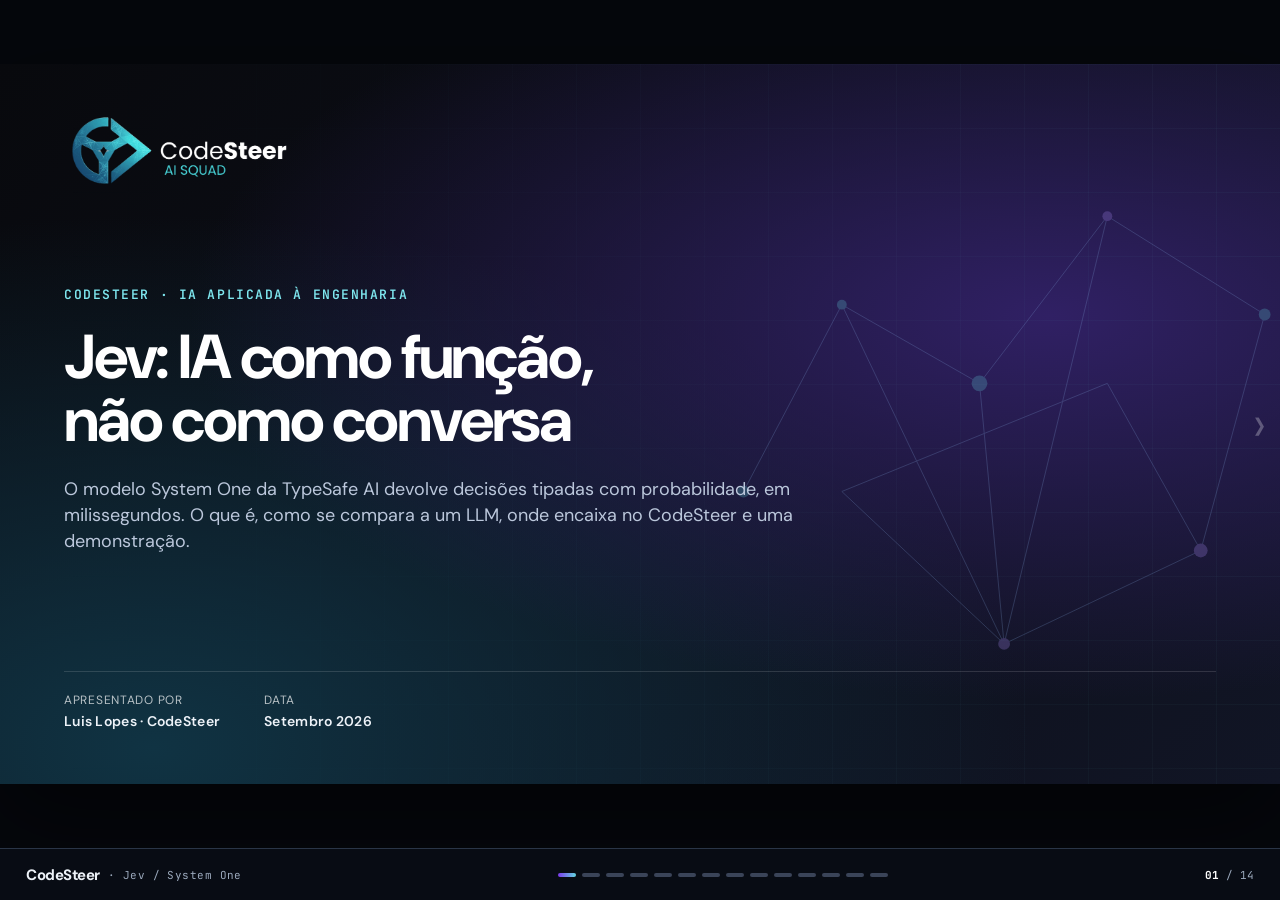
<file: jev-typesafe-codesteer-2026-09.html>
<!DOCTYPE html>
<html lang="pt-BR">
<head>
<meta charset="UTF-8">
<meta name="viewport" content="width=device-width, initial-scale=1.0">
<title>Jev · CodeSteer</title>
<meta name="description" content="O que é o Jev (TypeSafe AI), como se compara a um LLM, como funciona, onde aplicar no CodeSteer e uma demonstração de roteamento por confiança.">
<link rel="preconnect" href="https://fonts.googleapis.com">
<link rel="preconnect" href="https://fonts.gstatic.com" crossorigin>
<link href="https://fonts.googleapis.com/css2?family=DM+Sans:wght@400;500;600;700;800&family=Inter:wght@400;500;600;700;800&family=JetBrains+Mono:wght@400;500;700&display=swap" rel="stylesheet">
<style>
:root{
 --brand-navy:#a4b3ff; --brand-teal:#63d6df; --brand-teal-light:#7ee6ee; --brand-white:#edf2f8;
 --brand-orange:#b9a0ff; --brand-purple:#9d78ff; --brand-pink:#ff667f; --brand-yellow:#ffd236; --brand-mint:#7ee6ee;
 --teal-50:#142a32; --teal-100:#28505b;
 --neutral-50:#121822; --neutral-100:#1b2533; --neutral-200:#2a3547; --neutral-300:#47546b; --neutral-500:#9caabd; --neutral-600:#bcc8d8;
 --fg-1:#edf2f8; --fg-2:#bcc8d8; --fg-3:#9caabd;
 --bg-2:#121822; --border-1:#2a3547; --border-2:#47546b;
 --code-bg:#070c14; --code-fg:#dce9f4; --code-dim:#8595ac;
 --ok:#5ee9b5; --warn:#ffd236; --bad:#ff667f;
 --gradient-brand:radial-gradient(ellipse at 82% 35%,#302064 0%,transparent 58%),radial-gradient(ellipse at 12% 95%,#103343 0%,transparent 55%),linear-gradient(135deg,#08090d,#111525);
 --font-sans:"DM Sans","Inter","Segoe UI",system-ui,-apple-system,Arial,sans-serif;
 --font-mono:"JetBrains Mono","SF Mono",Menlo,Consolas,monospace;
}
*{box-sizing:border-box}
html,body{margin:0;padding:0;height:100%;background:#000;font-family:var(--font-sans);overflow:hidden}
#viewport{position:fixed;top:0;left:0;right:0;bottom:52px;display:flex;align-items:center;justify-content:center}
#stage{width:1280px;height:720px;position:relative;transform-origin:center center;box-shadow:0 30px 90px rgba(0,0,0,.55);flex:0 0 auto}
.slide{width:1280px;height:720px;position:absolute;inset:0;overflow:hidden;background:#fff;color:var(--fg-1);opacity:0;visibility:hidden;transition:opacity .45s ease}
.slide.active{opacity:1;visibility:visible;z-index:2}
.slide.dark{background:var(--gradient-brand);color:#fff}
.pad{padding:56px 64px;height:100%;box-sizing:border-box;display:flex;flex-direction:column;position:relative}
.eyebrow{font-size:13px;font-weight:600;letter-spacing:.08em;text-transform:uppercase;color:var(--brand-teal);margin-bottom:14px;display:flex;align-items:center}
.dark .eyebrow{color:var(--brand-mint)}
.chev{color:var(--brand-orange);font-weight:700;margin-right:.18em}
.title{font-size:50px;font-weight:700;line-height:1.06;letter-spacing:-.02em;color:var(--fg-1);margin:0;text-wrap:balance}
.dark .title{color:#fff}
.subtitle{font-size:18px;color:var(--fg-2);margin-top:16px;line-height:1.45;font-weight:400;max-width:760px}
.dark .subtitle{color:rgba(255,255,255,.85)}
.h2{font-size:32px;font-weight:700;line-height:1.12;margin:0;color:var(--fg-1);text-wrap:balance}
.divider{width:56px;height:3px;background:var(--brand-teal);margin:12px 0 20px}
.tex-chev{position:absolute;top:32px;right:80px;font-size:38px;color:rgba(0,149,139,.12);letter-spacing:-.08em;line-height:.85;pointer-events:none;z-index:1}
.dark .tex-chev{color:rgba(255,255,255,.13)}
.foot{position:absolute;left:64px;right:64px;bottom:22px;display:flex;justify-content:space-between;font-size:11px;color:var(--fg-3);z-index:2}
.dark .foot{color:rgba(255,255,255,.55)}
.nav-l,.nav-r{position:absolute;top:50%;transform:translateY(-50%);font-size:52px;font-weight:300;line-height:1;color:var(--brand-teal-light);opacity:.55;cursor:pointer;user-select:none;z-index:6;transition:opacity .15s}
.nav-l:hover,.nav-r:hover{opacity:1}
.nav-l{left:14px}.nav-r{right:14px}
.dark .nav-l,.dark .nav-r{color:rgba(255,255,255,.5)}
.mono{font-family:var(--font-mono)}

/* cover */
.cover .pad{justify-content:center}
.cover .super{font-size:13px;color:var(--brand-mint);letter-spacing:.12em;text-transform:uppercase;font-weight:600;margin-bottom:14px}
.cover .title{font-size:66px;line-height:1.03;max-width:900px}
.cover .cover-sub{margin-top:24px;max-width:700px}
.cover .meta{position:absolute;left:64px;bottom:56px;display:flex;gap:44px;color:rgba(255,255,255,.7);font-size:12px;letter-spacing:.06em;text-transform:uppercase}
.cover .meta b{color:#fff;display:block;margin-top:4px;font-size:14px;letter-spacing:.02em;text-transform:none;font-weight:600}
.tex-big{position:absolute;top:0;right:-40px;font-size:460px;color:rgba(255,255,255,.05);letter-spacing:-.1em;line-height:.7;font-weight:700;pointer-events:none;user-select:none;z-index:1}

/* números que circularam */
.hype .pad{justify-content:center}
.hype-nums{display:grid;grid-template-columns:1fr 1fr;gap:40px;margin-top:6px}
.hn{border-top:4px solid var(--brand-teal);padding-top:18px}
.hn.o{border-top-color:var(--brand-orange)}
.hn .v{font-size:150px;font-weight:800;line-height:.9;letter-spacing:-.05em;color:var(--brand-teal);font-variant-numeric:tabular-nums}
.hn.o .v{color:var(--brand-orange)}
.hn .v small{font-size:72px;font-weight:700;margin-left:4px}
.hn .l{font-size:22px;font-weight:700;margin-top:14px;color:var(--fg-1)}
.hn .d{font-size:14px;color:var(--fg-2);margin-top:6px;line-height:1.5}
.hype-src{margin-top:34px;display:grid;grid-template-columns:repeat(3,1fr);gap:28px}
.hype-src div{font-size:13px;color:var(--fg-2);line-height:1.5;padding-left:14px;border-left:2px solid var(--teal-100)}
.hype-src b{display:block;color:var(--fg-1);font-size:14px;margin-bottom:2px}

/* quote */
.qt .pad{justify-content:center;align-items:center;text-align:center}
.qt .marks{font-size:200px;line-height:.5;color:var(--brand-mint);font-weight:700;font-family:Georgia,serif;margin-bottom:-26px;opacity:.8}
.qt blockquote{font-size:38px;line-height:1.25;font-weight:600;max-width:1000px;margin:0;color:#fff;text-wrap:balance}
.qt blockquote code{font-family:var(--font-mono);font-size:.9em;color:var(--brand-mint)}
.qt .support{font-size:20px;line-height:1.45;color:rgba(255,255,255,.82);max-width:760px;margin:26px 0 0;text-wrap:balance}
.qt cite{display:block;margin-top:40px;font-size:14px;color:var(--brand-mint);font-style:normal;letter-spacing:.08em;text-transform:uppercase;font-weight:600}

/* code block */
.code{background:var(--code-bg);color:var(--code-fg);font-family:var(--font-mono);font-size:13px;line-height:1.6;border-radius:12px;padding:18px 20px;margin:0;white-space:pre;overflow:hidden}
.code .c{color:var(--code-dim)}
.code .k{color:#7FD4FF}
.code .s{color:#A8E6B8}
.code .n{color:#FFC98A}
.code .hl{color:var(--brand-mint);font-weight:700}
.code .bad{color:#FF8FA3}

/* anti-pattern */
.ap{display:grid;grid-template-columns:520px 1fr;gap:44px;flex:1;align-items:center}
.ap .lbl{font-size:12px;font-weight:700;letter-spacing:.08em;text-transform:uppercase;color:var(--fg-3);margin-bottom:10px}
.issues{display:flex;flex-direction:column;gap:22px}
.issue{display:grid;grid-template-columns:48px 1fr;gap:18px;align-items:start}
.issue .icn{width:48px;height:48px;border-radius:12px;background:var(--teal-50);color:var(--brand-teal);display:flex;align-items:center;justify-content:center}
.issue h3{font-size:19px;margin:2px 0 5px;font-weight:700}
.issue p{font-size:14px;color:var(--fg-2);margin:0;line-height:1.5}

/* o que é */
.wi{display:grid;grid-template-columns:1fr 1fr;gap:48px;flex:1;align-items:center}
.formula{background:var(--bg-2);border-radius:16px;padding:34px 30px;border-left:4px solid var(--brand-teal)}
.formula .f{font-family:var(--font-mono);font-size:21px;white-space:nowrap;line-height:1.5;color:var(--fg-1)}
.formula .f b{color:var(--brand-teal)}
.formula .f i{font-style:normal;color:var(--brand-orange)}
.formula .ex{margin-top:20px;font-size:14px;color:var(--fg-2);line-height:1.55}
.facts{list-style:none;padding:0;margin:0;display:flex;flex-direction:column;gap:0}
.facts li{padding:14px 0;border-bottom:1px solid var(--border-1);font-size:15px;line-height:1.5;color:var(--fg-1)}
.facts li:last-child{border-bottom:0}
.facts li b{display:block;font-size:11px;letter-spacing:.08em;text-transform:uppercase;color:var(--brand-teal);margin-bottom:3px}

/* sistema 1 × sistema 2 */
.dual{display:grid;grid-template-columns:170px 1fr 1fr;border-radius:14px;overflow:hidden;border:1px solid var(--border-1);margin-top:2px}
.dual > div{padding:12px 18px;font-size:14px;line-height:1.45;border-top:1px solid var(--border-1);color:var(--fg-1)}
.dual .hd{border-top:0;font-size:12px;font-weight:700;letter-spacing:.06em;text-transform:uppercase;color:#fff;background:var(--brand-teal)}
.dual .hd.s2{background:var(--brand-navy)}
.dual .hd.lb{background:var(--bg-2);color:var(--fg-3)}
.dual .lb{color:var(--fg-3);font-weight:600;font-size:13px;background:var(--bg-2)}
.dual .ai{background:var(--teal-50);font-weight:600}
.dual .ai.lb{background:var(--teal-50);color:#93e9f0}
.dual .ai b{color:var(--brand-teal)}
.dual .ai.n2 b{color:var(--brand-navy)}
.s1-top{display:grid;grid-template-columns:1fr 330px;gap:36px;align-items:end}
.simon{font-size:14px;line-height:1.45;color:var(--fg-2);border-left:3px solid var(--brand-orange);padding:4px 0 4px 14px;margin-bottom:6px}
.simon q{display:block;font-size:17px;font-weight:600;color:var(--fg-1);quotes:"\201C" "\201D";margin-bottom:4px}
.bridge{margin-top:16px;display:grid;grid-template-columns:auto 1fr;gap:16px;align-items:center;background:var(--code-bg);color:#fff;border-radius:12px;padding:14px 20px;font-size:15px;line-height:1.45}
.bridge b{color:var(--brand-mint)}
.bridge svg{color:var(--brand-mint)}

/* famílias */
.fam{display:grid;grid-template-columns:repeat(3,1fr);gap:22px;flex:1;margin-top:10px}
.fcard{border:1px solid var(--border-1);border-radius:16px;padding:24px;display:flex;flex-direction:column;gap:14px}
.fcard.me{border:2px solid var(--brand-teal);background:linear-gradient(180deg,var(--teal-50),#fff 60%)}
.fcard .tag{font-size:11px;font-weight:700;letter-spacing:.1em;text-transform:uppercase;color:var(--fg-3)}
.fcard.me .tag{color:var(--brand-teal)}
.fcard h3{font-size:22px;margin:0;font-weight:700}
.fcard .ex{font-size:13px;color:var(--fg-3);margin-top:-8px}
.fcard dl{margin:0;display:grid;grid-template-columns:92px 1fr;row-gap:10px;column-gap:12px;font-size:13px;line-height:1.45}
.fcard dt{color:var(--fg-3);font-weight:600}
.fcard dd{margin:0;color:var(--fg-1)}
.fcard .lat{margin-top:auto;padding-top:14px;border-top:1px solid var(--border-1);display:flex;justify-content:space-between;align-items:baseline}
.fcard .lat span{font-size:12px;color:var(--fg-3)}
.fcard .lat b{font-size:24px;font-weight:700}
.fcard.me .lat b{color:var(--brand-teal)}

/* primitivas */
.prim{display:grid;grid-template-columns:repeat(3,1fr);gap:22px;margin-top:6px}
.pc{background:var(--bg-2);border-radius:16px;padding:22px;display:flex;flex-direction:column;gap:10px;border-top:4px solid var(--brand-teal)}
.pc.o{border-top-color:var(--brand-orange)}
.pc.p{border-top-color:var(--brand-purple)}
.pc .nm{font-family:var(--font-mono);font-size:26px;font-weight:700}
.pc .gl{font-size:12px;font-weight:600;letter-spacing:.06em;text-transform:uppercase;color:var(--fg-3);margin-top:-8px}
.pc .q{font-size:15px;font-weight:600;color:var(--fg-1)}
.pc .d{font-size:13px;color:var(--fg-2);line-height:1.5}
.pc .code{font-size:12px;padding:12px 14px;line-height:1.55}
.strip{margin-top:22px;display:grid;grid-template-columns:repeat(3,1fr);gap:22px}
.strip div{font-size:13px;color:var(--fg-2);line-height:1.5;padding-left:14px;border-left:2px solid var(--teal-100)}
.strip b{color:var(--fg-1);display:block;font-size:14px;margin-bottom:2px}

/* confiança */
.cf{display:grid;grid-template-columns:600px 1fr;gap:44px;flex:1;align-items:center}
.bands{display:flex;flex-direction:column;gap:14px}
.band{display:grid;grid-template-columns:96px 1fr;gap:16px;align-items:center;padding:14px 16px;border-radius:12px;background:var(--bg-2)}
.band .r{font-family:var(--font-mono);font-size:15px;font-weight:700}
.band h4{margin:0;font-size:16px}
.band p{margin:3px 0 0;font-size:13px;color:var(--fg-2);line-height:1.45}
.band.g .r{color:var(--ok)} .band.y .r{color:var(--warn)} .band.rr .r{color:var(--bad)}
.band.g{box-shadow:inset 4px 0 0 var(--ok)} .band.y{box-shadow:inset 4px 0 0 var(--warn)} .band.rr{box-shadow:inset 4px 0 0 var(--bad)}
.note{font-size:13px;color:var(--fg-2);line-height:1.5;margin-top:4px}
.note b{color:var(--fg-1)}

/* tabela */
.cmp table{width:100%;border-collapse:collapse;font-size:14px;margin-top:8px}
.cmp th{background:var(--brand-teal);color:#fff;text-align:left;padding:12px 16px;font-weight:700;font-size:12px;letter-spacing:.04em}
.cmp th:first-child{width:22%}
.cmp td{padding:11px 16px;color:var(--fg-1);border-bottom:1px solid var(--teal-50);vertical-align:top;line-height:1.4}
.cmp td:first-child{font-weight:600;color:var(--fg-2)}
.cmp tbody tr:nth-child(even) td{background:rgba(0,175,155,.06)}
.cmp td.win{color:var(--brand-navy);font-weight:600}
.cmp td .m{font-family:var(--font-mono);font-size:13px}

/* onde aplicar */
.use{display:grid;grid-template-columns:repeat(3,1fr);gap:18px;flex:1;margin-top:4px}
.uc{border:1px solid var(--border-1);border-radius:14px;padding:18px 20px;display:flex;flex-direction:column;gap:8px}
.uc .w{font-size:11px;font-weight:700;letter-spacing:.1em;text-transform:uppercase;color:var(--brand-teal)}
.uc.out .w{color:var(--fg-3)}
.uc h3{margin:0;font-size:17px;line-height:1.25}
.uc p{margin:0;font-size:13px;color:var(--fg-2);line-height:1.5}
.uc .qs{margin-top:auto;display:flex;flex-wrap:wrap;gap:6px}
.qchip{font-family:var(--font-mono);font-size:11px;padding:3px 8px;border-radius:6px;background:var(--teal-50);color:#93e9f0}
.qchip.o{background:#FFF1E0;color:#9A4E00}
.qchip.p{background:#F1E8FA;color:#5B2E92}

/* demo */
.demo{display:grid;grid-template-columns:520px 1fr;gap:28px;flex:1;min-height:0;margin-top:2px}
.tabs{display:flex;gap:8px;margin-bottom:12px}
.tab{font-family:var(--font-sans);font-size:13px;font-weight:600;padding:8px 14px;border-radius:999px;border:1px solid var(--border-2);background:#fff;color:var(--fg-2);cursor:pointer}
.tab[aria-pressed="true"]{background:var(--brand-navy);border-color:var(--brand-navy);color:#fff}
.tab:focus-visible,.btn:focus-visible,.seg button:focus-visible{outline:2px solid var(--brand-orange);outline-offset:2px}
.state{background:var(--bg-2);border-radius:12px;padding:14px 16px;font-size:13.5px;line-height:1.5;color:var(--fg-1);min-height:84px}
.state .lbl,.pane .lbl{font-size:10px;font-weight:700;letter-spacing:.1em;text-transform:uppercase;color:var(--fg-3);display:block;margin-bottom:6px}
.demo .code{margin-top:12px;font-size:12px;line-height:1.55;padding:14px 16px}
.pane{display:flex;flex-direction:column;gap:12px;min-height:0}
.ctrl{display:flex;align-items:center;gap:14px}
.btn{font-family:var(--font-sans);font-size:14px;font-weight:700;padding:10px 20px;border-radius:10px;border:0;background:var(--brand-teal);color:#fff;cursor:pointer;display:inline-flex;gap:8px;align-items:center}
.btn:hover{background:#007F76}
.seg{display:inline-flex;border:1px solid var(--border-2);border-radius:10px;overflow:hidden}
.seg button{font-family:var(--font-sans);font-size:12px;font-weight:600;padding:9px 12px;border:0;background:#fff;color:var(--fg-2);cursor:pointer}
.seg button[aria-pressed="true"]{background:var(--teal-50);color:#93e9f0}
.seg-l{font-size:11px;color:var(--fg-3);font-weight:600;letter-spacing:.04em;text-transform:uppercase}
.race{display:grid;grid-template-columns:170px 1fr 60px;gap:8px 12px;align-items:center;font-size:12px}
.race .who{font-weight:600;color:var(--fg-2)}
.race .bar{height:10px;border-radius:5px;background:var(--neutral-100);overflow:hidden}
.race .bar i{display:block;height:100%;width:0;border-radius:5px;background:var(--brand-teal)}
.race .bar.llm i{background:var(--neutral-300)}
.race .t{font-family:var(--font-mono);font-size:12px;text-align:right;font-variant-numeric:tabular-nums;color:var(--fg-1)}
.stream{grid-column:2 / 4;font-family:var(--font-mono);font-size:11px;color:var(--fg-3);white-space:nowrap;overflow:hidden;text-overflow:ellipsis;height:16px}
.answers{display:flex;flex-direction:column;gap:8px}
.ans{display:grid;grid-template-columns:150px 1fr 110px;gap:12px;align-items:center;padding:8px 12px;border-radius:10px;background:var(--bg-2)}
.ans .qn{font-family:var(--font-mono);font-size:12px;font-weight:700;color:var(--fg-1)}
.ans .qn small{display:block;font-family:var(--font-sans);font-weight:500;font-size:10.5px;color:var(--fg-3);margin-top:1px}
.dist{display:flex;flex-direction:column;gap:3px}
.dr{display:grid;grid-template-columns:78px 1fr 34px;gap:6px;align-items:center;font-size:10.5px;color:var(--fg-2)}
.dr .db{height:6px;border-radius:3px;background:var(--neutral-200);overflow:hidden}
.dr .db i{display:block;height:100%;background:var(--brand-teal-light);transition:width .35s ease}
.dr.top{color:var(--fg-1);font-weight:700}
.dr.top .db i{background:var(--brand-teal)}
.dr .pv{font-family:var(--font-mono);text-align:right;font-variant-numeric:tabular-nums}
.ans .res{text-align:right}
.ans .res b{display:block;font-family:var(--font-mono);font-size:13px;color:var(--fg-1)}
.ans .res span{font-size:10.5px;color:var(--fg-3);font-family:var(--font-mono)}
.decision{border-radius:12px;padding:12px 16px;display:grid;grid-template-columns:auto 1fr;gap:4px 14px;align-items:center;border:2px solid var(--border-1)}
.decision .pill{grid-row:1 / 3;font-size:11px;font-weight:800;letter-spacing:.08em;text-transform:uppercase;padding:6px 10px;border-radius:8px;color:#fff;background:var(--fg-3)}
.decision.g{border-color:var(--ok)} .decision.g .pill{background:var(--ok)}
.decision.y{border-color:var(--warn)} .decision.y .pill{background:var(--warn)}
.decision.rr{border-color:var(--bad)} .decision.rr .pill{background:var(--bad)}
.decision .act{font-size:14px;font-weight:700;color:var(--fg-1)}
.decision .why{font-size:12px;color:var(--fg-2);line-height:1.45}
.demo-foot{font-size:10.5px;color:var(--fg-3);margin-top:auto}

/* crítica */
.crit{display:grid;grid-template-columns:1fr 1fr;gap:16px 40px;flex:1;align-content:center}
.ci2{display:grid;grid-template-columns:28px 1fr;gap:14px;align-items:start;padding:14px 0;border-bottom:1px solid var(--border-1)}
.ci2 svg{color:var(--brand-orange);margin-top:2px}
.ci2 h3{margin:0 0 4px;font-size:16px}
.ci2 p{margin:0;font-size:13px;color:var(--fg-2);line-height:1.5}

/* timeline */
.tl-h{display:flex;flex-direction:column;flex:1;justify-content:center}
.tl-line{display:grid;grid-template-columns:repeat(4,1fr);position:relative}
.tl-line::before{content:"";position:absolute;left:12%;right:12%;top:44px;height:2px;background:var(--border-2)}
.tl-q{position:relative;padding:0 12px}
.tl-dot{width:20px;height:20px;border-radius:50%;background:var(--brand-teal);border:4px solid #fff;outline:2px solid var(--brand-teal);margin:16px auto 18px;position:relative;z-index:1}
.tl-q.future .tl-dot{background:#fff;outline-color:var(--border-2)}
.tl-tag{font-size:10px;font-weight:700;letter-spacing:.1em;text-transform:uppercase;color:var(--brand-teal);text-align:center}
.tl-q.future .tl-tag{color:var(--fg-3)}
.tl-lbl{font-size:18px;font-weight:700;text-align:center;color:var(--fg-1)}
.tl-sub{font-size:13px;color:var(--fg-2);text-align:center;margin-top:8px;line-height:1.5}
.principle{margin-top:34px;background:var(--bg-2);border-radius:14px;padding:16px 22px;font-size:15px;color:var(--fg-1);display:flex;gap:14px;align-items:center}
.principle b{color:var(--brand-teal)}

/* closing */
.cl{position:relative;overflow:hidden}
.cl.slide.dark{background:var(--gradient-brand)}
.cl::before{content:"";position:absolute;inset:0;background:radial-gradient(circle at 18% 30%, rgba(0,149,139,.55) 0%, rgba(0,149,139,0) 55%),radial-gradient(circle at 95% 100%, rgba(0,175,155,.35) 0%, rgba(0,175,155,0) 50%);pointer-events:none}
.cl .pad{justify-content:center;align-items:flex-start;position:relative;z-index:2}
.cl .eyebrow2{font-size:14px;color:var(--brand-mint);letter-spacing:.18em;font-weight:600;text-transform:uppercase;margin-bottom:22px;display:inline-flex;align-items:center;gap:10px}
.cl .eyebrow2::before{content:"";width:28px;height:2px;background:var(--brand-mint)}
.cl h1{font-size:76px;line-height:1.04;font-weight:700;letter-spacing:-.025em;margin:0;max-width:1000px;color:#fff}
.cl h1 .o{color:var(--brand-orange)}
.cl .sub{font-size:19px;color:rgba(255,255,255,.88);margin-top:26px;max-width:640px;line-height:1.5}
.cl .footer-band{position:absolute;left:64px;right:64px;bottom:48px;display:flex;align-items:center;justify-content:space-between;padding-top:24px;border-top:1px solid rgba(255,255,255,.22);z-index:2}
.cl .contact{display:flex;gap:48px}
.cl .contact div b{display:block;color:var(--brand-mint);font-size:11px;letter-spacing:.14em;text-transform:uppercase;margin-bottom:6px;font-weight:700}
.cl .contact div span{font-size:17px;color:#fff;font-weight:600}
.cl .chev-bg{position:absolute;top:-40px;right:-20px;font-size:520px;line-height:.7;color:rgba(255,255,255,.04);font-weight:700;letter-spacing:-.1em;pointer-events:none;user-select:none;z-index:1}

/* chrome */
.chrome{position:fixed;left:0;right:0;bottom:0;z-index:30;display:flex;align-items:center;justify-content:space-between;padding:0 26px env(safe-area-inset-bottom,0px);font-family:var(--font-mono);font-size:11px;color:rgba(255,255,255,.75);pointer-events:none;background:#182437;height:52px;box-sizing:border-box}
.chrome .brand{display:flex;align-items:center;gap:8px;letter-spacing:.04em}
.chrome .brand b{color:var(--brand-teal-light);font-weight:700}
.dots{display:flex;gap:6px;pointer-events:auto}
.dot-nav{width:6px;height:6px;border-radius:50%;background:rgba(255,255,255,.35);border:0;cursor:pointer;padding:0;transition:transform .2s,background .2s}
.dot-nav.on{background:var(--brand-teal-light);transform:scale(1.6)}
.counter b{color:#fff;font-weight:700}
@media (max-width:560px){.chrome .brand span{display:none}.dots{gap:4px}}
@media (prefers-reduced-motion:reduce){.slide{transition:opacity .2s}.dr .db i{transition:none}}

/* CodeSteer — AI Squad visual identity */
html,body{background:#05070c}
.slide{background:radial-gradient(ellipse at 100% 0%,rgba(79,70,229,.14),transparent 55%),#080c14}
.slide::before{content:"";position:absolute;left:64px;right:64px;top:24px;height:1px;background:linear-gradient(90deg,#63d6df88,#7c3aed66,transparent);pointer-events:none}
.slide.dark::before{display:none}
.pad{z-index:2}
.title,.h2{letter-spacing:-.035em}
.eyebrow,.super{font-family:var(--font-mono);letter-spacing:.12em}
.chev{color:var(--brand-teal)}
.divider{width:72px;background:linear-gradient(90deg,#63d6df,#7c3aed);height:3px;border-radius:4px}
.tex-big,.tex-chev,.chev-bg{display:none}
.slide.dark::after{content:"";position:absolute;inset:0;pointer-events:none;background-image:linear-gradient(rgba(126,230,238,.035) 1px,transparent 1px),linear-gradient(90deg,rgba(126,230,238,.035) 1px,transparent 1px);background-size:64px 64px;mask-image:linear-gradient(90deg,transparent,#000)}
.cover .pad{padding-top:140px;padding-bottom:130px}
.cover .title{font-size:62px;max-width:930px}
.cover .title .chev{display:none}
.cover .subtitle{max-width:810px;color:#bbc7db}
.cover .super{margin-bottom:22px}
.brand-lockup{position:absolute;top:46px;left:64px;display:flex;align-items:center;gap:13px;z-index:5;text-decoration:none;color:#edf2f8}
.brand-lockup svg{width:45px;height:45px;filter:drop-shadow(0 0 12px #63d6df33)}
.brand-lockup strong{display:block;font-size:24px;letter-spacing:-.04em;font-weight:500}
.brand-lockup strong b{font-weight:800}
.brand-lockup small{display:block;color:#63d6df;font-family:var(--font-mono);font-size:10px;letter-spacing:.2em;margin-top:1px}
.cover .meta{bottom:54px;padding-top:20px;border-top:1px solid #ffffff22;right:64px}
.cover .meta b{color:#edf2f8}
.graph-art{position:absolute;right:-24px;top:44px;width:590px;height:590px;opacity:.24;pointer-events:none}
.code{border:1px solid #293547;box-shadow:0 8px 24px #0002}
.fcard,.uc{background:linear-gradient(145deg,#151c29,#0d121c);box-shadow:0 10px 28px #0002}
.fcard.me{background:linear-gradient(160deg,#14353b,#15162a 80%);border-color:#63d6df}
.formula,.pc,.state,.ans,.band{border:1px solid #293547}
.dual .hd{background:#16444e;color:#b5f4fa}
.dual .hd.s2{background:#372765;color:#ddd6ff}
.dual .ai.lb,.qchip,.seg button[aria-pressed="true"]{color:#93e9f0}
.dual .ai.n2 b{color:#b9a0ff}
.cmp th{background:#173f4d;color:#b5f4fa}
.cmp tbody tr:nth-child(even) td{background:#141e2c}
.cmp td.win{color:#7ee6ee}
.qchip.o{background:#2d224a;color:#d1baff}
.qchip.p{background:#30244e;color:#c6b1ff}
.tab,.seg button{background:#151d2a;color:#bcc8d8}
.tab[aria-pressed="true"]{background:#4f46e5;border-color:#7b73ff}
.btn{background:linear-gradient(100deg,#4f46e5,#7c3aed 55%,#339faa);color:white;box-shadow:0 5px 20px #4f46e533}
.btn:hover{background:linear-gradient(100deg,#625af0,#8d50ee 55%,#4cbcc6)}
.btn:disabled{opacity:.7}
.tl-dot{border-color:#080c14}
.qt .marks{color:#b9a0ff}
.cl .footer-band{border-top-color:#63d6df44}
.cl h1{font-size:62px;letter-spacing:-.035em}
.cl h1 .o{color:#7ee6ee}
.cl .sub{color:#bbc7db}
a{color:#7ee6ee;text-decoration:none}a:hover{text-decoration:underline}
.chrome{background:#080c14;border-top:1px solid #2a3547;color:#9caabd}
.chrome .brand b{color:#edf2f8;font-family:var(--font-sans);font-size:15px;letter-spacing:-.03em}
.dot-nav{width:18px;height:4px;border-radius:3px;background:#3a4458}
.dot-nav.on{transform:none;background:linear-gradient(90deg,#7c3aed,#63d6df)}
@media(max-width:560px){.dot-nav{width:9px}.chrome{padding-left:12px;padding-right:12px}.chrome .brand b{font-size:12px}}
@media print{html,body{height:auto;overflow:visible;background:white}#viewport{position:static;display:block}#stage{transform:none!important;width:1280px;height:auto;box-shadow:none}.slide{position:relative;opacity:1;visibility:visible;break-after:page;page-break-after:always;print-color-adjust:exact;-webkit-print-color-adjust:exact}.chrome,.nav-l,.nav-r{display:none}@page{size:1280px 720px;margin:0}}

</style>

</head>
<body>
<div id="viewport">
  <div id="stage">

    <!-- 1 · CAPA -->
    <section class="slide dark cover active" tabindex="-1">
      <a class="brand-lockup" href="https://codesteer.vercel.app/" target="_blank" rel="noopener" aria-label="CodeSteer AI Squad"><img src="[data-uri]" alt="CodeSteer AI Squad" style="width:230px;height:auto;display:block"></a><svg class="graph-art" viewBox="0 0 600 600" aria-hidden="true"><g fill="none" stroke="#80a5da" stroke-width="1"><path d="m30 390 100-190 140 80 130-170 160 100-65 240-200 95-165-155 270-110 95 170M130 200l165 345M270 280l25 265M400 110l-105 435"/></g><g fill="#63d6df"><circle cx="30" cy="390" r="6"/><circle cx="130" cy="200" r="5"/><circle cx="270" cy="280" r="8"/><circle cx="560" cy="210" r="6"/></g><g fill="#b090ff"><circle cx="400" cy="110" r="5"/><circle cx="495" cy="450" r="7"/><circle cx="295" cy="545" r="6"/></g></svg>
      <div class="pad">
        <div class="super">CodeSteer · IA aplicada à engenharia</div>
        <h1 class="title"><span class="chev">‹</span>Jev: IA como função, não como conversa</h1>
        <p class="subtitle cover-sub">O modelo System One da TypeSafe AI devolve decisões tipadas com probabilidade, em milissegundos. O que é, como se compara a um LLM, onde encaixa no CodeSteer e uma demonstração.</p>
        <div class="meta">
          <div>Apresentado por<b>Luis Lopes · CodeSteer</b></div>
          <div>Data<b>Setembro 2026</b></div>
        </div>
      </div>
      <div class="nav-r" onclick="next()">›</div>
    </section>

    <!-- 2 · NÚMEROS QUE CIRCULARAM -->
    <section class="slide hype" tabindex="-1">
      <div class="tex-chev">›››<br>›››<br>›››</div>
      <div class="pad">
        <div class="eyebrow"><span class="chev">‹</span>Os números que circularam</div>
        <div class="hype-nums">
          <div class="hn"><div class="v">193,6<small>×</small></div><div class="l">mais rápido</div><div class="d">que modelos de fronteira nas mesmas decisões</div></div>
          <div class="hn o"><div class="v">444,6<small>×</small></div><div class="l">mais barato</div><div class="d">por decisão, com entrada a US$ 0,042 por milhão de tokens e saída gratuita</div></div>
        </div>
        <div class="hype-src">
          <div><b>De onde vêm</b>Média dos workflows de avaliação da TypeSafe, comparando o Jev com dois modelos de fronteira. É o número da home do site.</div>
          <div><b>O que a própria TypeSafe diz</b>Os workflows foram montados pelo time de capabilities dela, e ela espera que o resultado fique "no extremo superior dos ganhos reais".</div>
          <div><b>A faixa declarada</b>De 40× a 200× mais rápido em perguntas no formato System One: 70–500 ms contra 3–329 s dos modelos comparados.</div>
        </div>
      </div>
      <div class="foot"><span>Fonte: TypeSafe AI, "Introducing System One Models &amp; Jev" (setembro de 2026). Números do fornecedor, ainda sem validação independente.</span></div>
      <div class="nav-l" onclick="prev()">‹</div><div class="nav-r" onclick="next()">›</div>
    </section>

    <!-- 3 · PROVOCAÇÃO -->
    <section class="slide dark qt" tabindex="-1">
      <div class="pad">
        <div class="marks">"</div>
        <blockquote>Por que usamos um modelo feito para escrever quando só precisamos de uma decisão?</blockquote>
        <p class="support">Nossa esteira pergunta ao LLM "qual destas opções?" e recebe um texto para parsear. Precisa ser assim?</p>
        <cite>A pergunta de hoje</cite>
      </div>
      <div class="nav-l" onclick="prev()">‹</div><div class="nav-r" onclick="next()">›</div>
    </section>

    <!-- 3 · COMO FAZEMOS HOJE -->
    <section class="slide" tabindex="-1">
      <div class="pad">
        <div class="eyebrow"><span class="chev">‹</span>Como fazemos hoje</div>
        <h1 class="h2">Um chatbot fingindo ser um if/else</h1>
        <div class="divider"></div>
        <div class="ap">
          <div>
            <div class="lbl">O padrão comum</div>
<pre class="code"><span class="c"># classificar um pedido de retrabalho</span>
resp = llm.chat(
  system=<span class="s">"Classifique o comentário em NEGOCIO,
          TECNICO ou DUVIDA. Responda APENAS
          um JSON válido: {\"intencao\": ...}.
          Não escreva nada antes nem depois."</span>,
  user=comentario,
)
<span class="bad">dados = json.loads(resp)</span>   <span class="c"># torcer para parsear</span>
<span class="bad">if dados["intencao"] not in VALIDOS:</span>
    <span class="c"># e agora? retry? default?</span></pre>
          </div>
          <div class="issues">
            <div class="issue">
              <div class="icn"><svg width="22" height="22" viewBox="0 0 24 24" fill="none" stroke="currentColor" stroke-width="1.7"><circle cx="12" cy="12" r="9"/><path d="M12 7v5l3 2"/></svg></div>
              <div><h3>Segundos para cinco palavras</h3><p>O LLM gera a resposta token a token. Um JSON curto ainda custa uma geração inteira.</p></div>
            </div>
            <div class="issue">
              <div class="icn"><svg width="22" height="22" viewBox="0 0 24 24" fill="none" stroke="currentColor" stroke-width="1.7"><path d="M4 7h16M4 12h10M4 17h6"/><path d="M17 15l3 3-3 3"/></svg></div>
              <div><h3>Contrato frágil</h3><p>O formato depende do prompt. JSON inválido, truncado ou fora do enum vira código defensivo no nosso lado.</p></div>
            </div>
            <div class="issue">
              <div class="icn"><svg width="22" height="22" viewBox="0 0 24 24" fill="none" stroke="currentColor" stroke-width="1.7"><path d="M12 3l9 16H3z"/><path d="M12 10v4M12 17h.01"/></svg></div>
              <div><h3>Certeza sem medida</h3><p>A resposta vem sempre convicta. Não existe um número que diga "aqui falta contexto, não automatize".</p></div>
            </div>
          </div>
        </div>
      </div>
      <div class="nav-l" onclick="prev()">‹</div><div class="nav-r" onclick="next()">›</div>
    </section>

    <!-- 4 · O QUE É -->
    <section class="slide" tabindex="-1">
      <div class="pad">
        <div class="eyebrow"><span class="chev">‹</span>O que é o Jev</div>
        <h1 class="h2">Uma chamada de função com inteligência de modelo de fronteira</h1>
        <div class="divider"></div>
        <div class="wi">
          <div class="formula">
            <div class="f"><b>decisão</b> = Jev(<i>state</i>, [perguntas tipadas])</div>
            <div class="ex">Entra um estado não estruturado (card, diff, log). Sai um <span class="mono">Decision&lt;T&gt;</span>: o valor escolhido dentro de um espaço declarado antes, a distribuição de probabilidades e a confiança. Nenhuma frase, nenhum "olá".</div>
          </div>
          <ul class="facts">
            <li><b>Quem</b>TypeSafe AI, fundada em 2024. O CEO, Diogo Almeida, trabalhou na OpenAI em RLHF, InstructGPT e ChatGPT.</li>
            <li><b>Quando</b>Lançado em 15/09/2026, em early access com lista de espera.</li>
            <li><b>Por que "System One"</b>Referência a Kahneman: decisão rápida e intuitiva, sem cadeia de raciocínio. Modelos de reasoning são o System 2.</li>
            <li><b>Como é treinado</b>RLCD (Reinforcement Learning for Calibrated Decisions): o alvo é probabilidade calibrada, não agradar quem lê.</li>
          </ul>
        </div>
      </div>
      <div class="nav-l" onclick="prev()">‹</div><div class="nav-r" onclick="next()">›</div>
    </section>

    <!-- 5b · POR QUE SYSTEM ONE -->
    <section class="slide" tabindex="-1">
      <div class="pad" style="padding-top:48px">
        <div class="s1-top">
          <div>
            <div class="eyebrow"><span class="chev">‹</span>Por que "System One"</div>
            <h1 class="h2">O cérebro decide quase tudo no automático, e só pensa devagar quando precisa</h1>
          </div>
          <div class="simon"><q>A intuição não é nada mais e nada menos que reconhecimento.</q>Herbert Simon, citado por Kahneman em <i>Rápido e devagar</i> (2011)</div>
        </div>
        <div class="divider"></div>
        <div class="dual">
          <div class="hd lb"></div><div class="hd">Sistema 1 · rápido</div><div class="hd s2">Sistema 2 · devagar</div>
          <div class="lb">Como funciona</div><div>Automático, sem esforço, reconhece padrões</div><div>Deliberado, com esforço, raciocina passo a passo</div>
          <div class="lb">No dia a dia</div><div>Perceber raiva num rosto; responder 2 + 2; dirigir numa rua vazia</div><div>Calcular 17 × 24; estacionar numa vaga apertada; conferir um argumento lógico</div>
          <div class="lb">De onde vem a resposta</div><div>Da memória: experiência acumulada vira reconhecimento</div><div>Da atenção: a resposta é montada do zero</div>
          <div class="lb ai">Na IA</div><div class="ai"><b>Jev:</b> estado → decisão, em milissegundos</div><div class="ai n2"><b>LLM com raciocínio:</b> pensa antes de responder, em segundos ou minutos</div>
        </div>
        <div class="bridge">
          <svg width="22" height="22" viewBox="0 0 24 24" fill="none" stroke="currentColor" stroke-width="1.8"><path d="M12 19V5M5 12l7-7 7 7"/></svg>
          <span>No cérebro, o Sistema 2 só é chamado quando o Sistema 1 hesita. No nosso código é igual: <b>confiança alta, o Jev decide; confiança baixa, a decisão sobe para um LLM de raciocínio ou para uma pessoa.</b></span>
        </div>
      </div>
      <div class="foot"><span>Diferença importante: o Sistema 1 humano erra com convicção. A aposta da TypeSafe é que o Jev diga o quanto está seguro; se essa confiança é bem calibrada, ainda precisa ser medido.</span></div>
      <div class="nav-l" onclick="prev()">‹</div><div class="nav-r" onclick="next()">›</div>
    </section>

    <!-- 5 · FAMÍLIAS -->
    <section class="slide" tabindex="-1">
      <div class="pad">
        <div class="eyebrow"><span class="chev">‹</span>Jev × modelo tradicional</div>
        <h1 class="h2">Três ferramentas, três trabalhos</h1>
        <div class="divider"></div>
        <div class="fam">
          <div class="fcard">
            <div class="tag">LLM de chat</div>
            <h3>Gera texto</h3>
            <div class="ex">GPT, Claude, Gemini</div>
            <dl>
              <dt>Como</dt><dd>Prevê o próximo token, um por vez</dd>
              <dt>Treino</dt><dd>Seguir instrução e agradar quem conversa</dd>
              <dt>Bom para</dt><dd>Código, redação, resumo, suporte</dd>
              <dt>Fraco em</dt><dd>Decisão de alto volume dentro do fluxo</dd>
            </dl>
            <div class="lat"><span>Latência típica</span><b>segundos</b></div>
          </div>
          <div class="fcard">
            <div class="tag">Reasoning · System 2</div>
            <h3>Pensa antes</h3>
            <div class="ex">Modelos com raciocínio estendido</div>
            <dl>
              <dt>Como</dt><dd>Cadeia de pensamento e ciclos de tool call</dd>
              <dt>Treino</dt><dd>Recompensa verificável (mat., código)</dd>
              <dt>Bom para</dt><dd>Problemas difíceis e raros</dd>
              <dt>Fraco em</dt><dd>Qualquer coisa síncrona ou em volume</dd>
            </dl>
            <div class="lat"><span>Latência típica</span><b>seg. a min.</b></div>
          </div>
          <div class="fcard me">
            <div class="tag">System One · Jev</div>
            <h3>Decide</h3>
            <div class="ex">Estado → decisão tipada</div>
            <dl>
              <dt>Como</dt><dd>Todas as saídas numa única passada, sem gerar texto</dd>
              <dt>Treino</dt><dd>Decisão com probabilidade calibrada</dd>
              <dt>Bom para</dt><dd>Classificar, rotear, pontuar, validar</dd>
              <dt>Fraco em</dt><dd>Tudo que precisa escrever</dd>
            </dl>
            <div class="lat"><span>Declarado pelo fornecedor</span><b>70–500 ms</b></div>
          </div>
        </div>
      </div>
      <div class="nav-l" onclick="prev()">‹</div><div class="nav-r" onclick="next()">›</div>
    </section>

    <!-- 6 · PRIMITIVAS -->
    <section class="slide" tabindex="-1">
      <div class="pad">
        <div class="eyebrow"><span class="chev">‹</span>Como funciona</div>
        <h1 class="h2">Três tipos de pergunta que viram enum, escala e booleano</h1>
        <div class="divider"></div>
        <div class="prim">
          <div class="pc">
            <div class="nm">Choice</div><div class="gl">escolha entre opções</div>
            <div class="q">Qual destas opções?</div>
            <div class="d">Até 255 opções declaradas. Inclua sempre uma saída de escape, como <span class="mono">outra</span>.</div>
<pre class="code">{ <span class="k">"choice"</span>: <span class="s">"NEGOCIO"</span>,
  <span class="k">"probabilities"</span>: {…},
  <span class="k">"confidence"</span>: <span class="n">0.91</span> }</pre>
          </div>
          <div class="pc o">
            <div class="nm">Score</div><div class="gl">escala de níveis</div>
            <div class="q">Qual nível numa régua?</div>
            <div class="d">De 2 a 10 níveis ordenados. O <span class="mono">score</span> é a média ponderada; o nível vencedor é o de maior probabilidade.</div>
<pre class="code">{ <span class="k">"score"</span>: <span class="n">1.02</span>,
  <span class="k">"probabilities"</span>: {<span class="s">"1"</span>: <span class="n">0.84</span>,…},
  <span class="k">"confidence"</span>: <span class="n">0.82</span> }</pre>
          </div>
          <div class="pc p">
            <div class="nm">Noul</div><div class="gl">sim ou não, com probabilidade</div>
            <div class="q">Esta afirmação é verdadeira?</div>
            <div class="d">Devolve uma probabilidade de 0 a 1. Use faixas: abaixo de 0,30 é não, acima de 0,70 é sim, no meio é incerto.</div>
<pre class="code">{ <span class="k">"mexe_em_auth"</span>: <span class="n">0.97</span> }

<span class="c"># sem campo confidence</span></pre>
          </div>
        </div>
        <div class="strip">
          <div><b>Várias perguntas, um request</b>Cada pergunta é avaliada em paralelo e isolada contra o mesmo state. Mais perguntas quase não mexem na latência.</div>
          <div><b>Nunca erra o tipo</b>A resposta não sai do espaço declarado. Não há parse, retry de formato nem enum inválido.</div>
          <div><b>Pergunte pequeno, componha em código</b>Em vez de "avalie este PR", pergunte tipo, risco e área separadamente. O peso de cada um fica no nosso código.</div>
        </div>
      </div>
      <div class="nav-l" onclick="prev()">‹</div><div class="nav-r" onclick="next()">›</div>
    </section>

    <!-- 7 · CONFIANÇA -->
    <section class="slide" tabindex="-1">
      <div class="pad">
        <div class="eyebrow"><span class="chev">‹</span>A parte que muda o desenho</div>
        <h1 class="h2">A confiança vira regra de negócio, versionada no código</h1>
        <div class="divider"></div>
        <div class="cf">
<pre class="code" style="font-size:13.5px;line-height:1.7"><span class="k">from</span> typesafe_sdk <span class="k">import</span> TypeSafeClient

client = TypeSafeClient(model=<span class="s">"jev-latest"</span>, timeout=<span class="n">2.0</span>)
r = client.system_one(state=comentario_do_card,
                      questions=PERGUNTAS_RETRABALHO)
d = r.choices[<span class="s">"intencao"</span>]

<span class="k">if</span> d.confidence &gt;= LIMIAR[acao].auto:      <span class="c"># ex.: 0,90</span>
    <span class="hl">despachar(d.choice)</span>          <span class="c"># sem toque humano</span>
<span class="k">elif</span> d.confidence &gt;= LIMIAR[acao].sugerir: <span class="c"># ex.: 0,50</span>
    <span class="hl">sugerir_ao_operador(d.choice)</span> <span class="c"># aprova com 1 clique</span>
<span class="k">else</span>:
    <span class="hl">escalar(d)</span>                   <span class="c"># LLM de raciocínio ou pessoa</span>

registrar(d.probabilities, d.confidence)  <span class="c"># calibrar depois</span></pre>
          <div class="bands">
            <div class="band g"><div class="r">&gt; 0,90</div><div><h4>Automatiza</h4><p>A decisão segue sozinha.</p></div></div>
            <div class="band y"><div class="r">0,50–0,90</div><div><h4>Confirma</h4><p>Vira sugestão para uma pessoa aprovar.</p></div></div>
            <div class="band rr"><div class="r">&lt; 0,50</div><div><h4>Escala</h4><p>Sobe para um LLM de raciocínio ou uma pessoa. Confiança baixa é informação útil, não falha.</p></div></div>
            <p class="note"><b>O limiar varia com o risco da ação.</b> Uma leitura aceita confiança menor que uma ação destrutiva. Faixas sugeridas na documentação da TypeSafe.</p>
          </div>
        </div>
      </div>
      <div class="foot"><span>Código ilustrativo, com os nomes do SDK Python oficial (typesafe_sdk).</span></div>
      <div class="nav-l" onclick="prev()">‹</div><div class="nav-r" onclick="next()">›</div>
    </section>

    <!-- 8 · COMPARATIVO -->
    <section class="slide cmp" tabindex="-1">
      <div class="pad">
        <div class="eyebrow"><span class="chev">‹</span>Comparativo de engenharia</div>
        <h1 class="h2">LLM com JSON no prompt × Jev</h1>
        <div class="divider"></div>
        <table>
          <thead><tr><th>Critério</th><th>LLM tradicional (GPT, Claude)</th><th>Jev (TypeSafe AI)</th></tr></thead>
          <tbody>
            <tr><td>Saída</td><td>Texto; o JSON é um pedido no prompt</td><td class="win">Valor tipado dentro do espaço declarado</td></tr>
            <tr><td>Latência</td><td>Segundos, cresce com o tamanho da resposta</td><td class="win"><span class="m">70–500 ms</span> ponta a ponta</td></tr>
            <tr><td>Custo</td><td>Paga entrada e saída; saída é o token mais caro</td><td class="win"><span class="m">US$ 0,042</span> por milhão de tokens de entrada; saída gratuita</td></tr>
            <tr><td>Quebra de parse</td><td>Possível: formato inválido, truncado, fora do enum</td><td class="win">Não existe; erro de tipo é impossível</td></tr>
            <tr><td>Incerteza</td><td>Não medida; a resposta soa sempre segura</td><td class="win">Distribuição e confiança em toda resposta</td></tr>
            <tr><td>Várias perguntas</td><td>Prompt maior; uma pergunta contamina a outra</td><td class="win">Em paralelo e isoladas sobre o mesmo state</td></tr>
            <tr><td>Use para</td><td>Escrever código, redigir, resumir, investigar</td><td class="win">Classificar, rotear, pontuar, validar</td></tr>
          </tbody>
        </table>
      </div>
      <div class="foot"><span>Fonte: TypeSafe AI (post de lançamento e docs). O fornecedor declara 40–200× mais velocidade e 40–400× menos custo em tarefas System One, medidos em workflows criados pelo próprio time.</span></div>
      <div class="nav-l" onclick="prev()">‹</div><div class="nav-r" onclick="next()">›</div>
    </section>

    <!-- 9 · ONDE APLICAR -->
    <section class="slide" tabindex="-1">
      <div class="pad">
        <div class="eyebrow"><span class="chev">‹</span>Onde aplicar</div>
        <h1 class="h2">Onde já existe uma decisão fuzzy escondida num prompt</h1>
        <div class="divider"></div>
        <div class="use">
          <div class="uc">
            <div class="w">CodeSteer · retrabalho</div>
            <h3>Classificador de intenção de retrabalho</h3>
            <p>Hoje um LLM devolve a intenção que vira <span class="mono">attempt_reason</span>. É exatamente um Choice com Noul de ambiguidade.</p>
            <div class="qs"><span class="qchip">Choice intencao</span><span class="qchip p">Noul ambiguo</span></div>
          </div>
          <div class="uc">
            <div class="w">CodeSteer · orquestração</div>
            <h3>Triagem de complexidade e escolha de modelo</h3>
            <p>Um hook antes do despacho decide o tier da tarefa e qual modelo cada subagente usa. Tarefa simples não precisa do modelo mais caro.</p>
            <div class="qs"><span class="qchip o">Score complexidade</span><span class="qchip">Choice natureza</span></div>
          </div>
          <div class="uc">
            <div class="w">CodeSteer · revisão</div>
            <h3>Triagem do diff antes do reviewer</h3>
            <p>Decide quais agentes acordar: segurança se mexe em auth, revisão humana se o risco é alto, fluxo curto se é só docs.</p>
            <div class="qs"><span class="qchip p">Noul mexe_em_auth</span><span class="qchip o">Score risco</span></div>
          </div>
          <div class="uc">
            <div class="w">CodeSteer · verificação</div>
            <h3>Juiz de evidência dos critérios de aceite</h3>
            <p>Lê critério, comando e saída e diz se a evidência sustenta o CA. Julga, não executa: o teste continua rodando de verdade.</p>
            <div class="qs"><span class="qchip p">Noul ca_atendido</span></div>
          </div>
          <div class="uc out">
            <div class="w">Operação</div>
            <h3>Triagem de bugs e incidentes</h3>
            <p>Squad, severidade, se afeta receita e se o log expõe dado sensível, num único request por alerta.</p>
            <div class="qs"><span class="qchip">Choice squad</span><span class="qchip o">Score severidade</span><span class="qchip p">Noul vazamento</span></div>
          </div>
          <div class="uc out">
            <div class="w">Refinamento</div>
            <h3>Qualidade da User Story antes da planning</h3>
            <p>Não estima horas. Mede clareza dos CAs e fatores de risco; a fórmula de esforço continua sendo do time.</p>
            <div class="qs"><span class="qchip o">Score clareza_ca</span><span class="qchip p">Noul migra_banco</span></div>
          </div>
        </div>
      </div>
      <div class="nav-l" onclick="prev()">‹</div><div class="nav-r" onclick="next()">›</div>
    </section>

    <!-- 10 · DEMO -->
    <section class="slide" tabindex="-1" id="demo-slide">
      <div class="pad" style="padding-top:44px;padding-bottom:40px">
        <div class="eyebrow" style="margin-bottom:8px"><span class="chev">‹</span>Demonstração</div>
        <h1 class="h2" style="font-size:28px">Um state, três perguntas, uma decisão</h1>
        <div class="divider" style="margin:10px 0 14px"></div>
        <div class="demo">
          <div>
            <div class="tabs" role="group" aria-label="Cenário">
              <button class="tab" id="tab-0" type="button" aria-pressed="true" data-s="0">Retrabalho claro</button>
              <button class="tab" id="tab-1" type="button" aria-pressed="false" data-s="1">PR em auth</button>
              <button class="tab" id="tab-2" type="button" aria-pressed="false" data-s="2">Pedido vago</button>
            </div>
            <div class="state"><span class="lbl">state</span><span id="d-state"></span></div>
            <pre class="code" id="d-code"></pre>
          </div>
          <div class="pane">
            <div class="ctrl">
              <button class="btn" id="d-run" type="button"><svg width="14" height="14" viewBox="0 0 24 24" fill="currentColor"><path d="M7 4l13 8-13 8z"/></svg>Executar</button>
              <span class="seg-l">Ação</span>
              <div class="seg" role="group" aria-label="Risco da ação">
                <button id="risk-0" type="button" aria-pressed="true" data-r="0">Reversível</button>
                <button id="risk-1" type="button" aria-pressed="false" data-r="1">Destrutiva</button>
              </div>
            </div>
            <div class="race">
              <div class="who">Jev · System One</div><div class="bar"><i id="b-jev"></i></div><div class="t" id="t-jev">—</div>
              <div class="who">LLM + JSON no prompt</div><div class="bar llm"><i id="b-llm"></i></div><div class="t" id="t-llm">—</div>
              <div></div><div class="stream" id="d-stream"></div>
            </div>
            <div class="answers" id="d-answers"></div>
            <div class="decision" id="d-dec"><span class="pill" id="d-pill">—</span><div class="act" id="d-act"></div><div class="why" id="d-why"></div></div>
            <div class="demo-foot">Simulação para apresentação: respostas e tempos são ilustrativos (o Jev está em early access). A escala de tempo segue o que o fornecedor declara.</div>
          </div>
        </div>
      </div>
      <div class="nav-l" onclick="prev()">‹</div><div class="nav-r" onclick="next()">›</div>
    </section>

    <!-- 11 · LEITURA CRÍTICA -->
    <section class="slide" tabindex="-1">
      <div class="pad">
        <div class="eyebrow"><span class="chev">‹</span>Leitura crítica</div>
        <h1 class="h2">O que o Jev não resolve</h1>
        <div class="divider"></div>
        <div class="crit">
          <div class="ci2"><svg width="22" height="22" viewBox="0 0 24 24" fill="none" stroke="currentColor" stroke-width="1.8"><path d="M12 3l9 16H3z"/><path d="M12 10v4M12 17h.01"/></svg><div><h3>"Não alucina" vale para o tipo</h3><p>Devolver FEATURE onde era BUG é válido no tipo e errado no conteúdo. A garantia é de formato, não de acerto.</p></div></div>
          <div class="ci2"><svg width="22" height="22" viewBox="0 0 24 24" fill="none" stroke="currentColor" stroke-width="1.8"><path d="M3 3v18h18"/><path d="M7 14l4-4 4 4 5-6"/></svg><div><h3>Os números são do fornecedor</h3><p>Evals feitos pelo próprio time da TypeSafe, que chama o caso citado de "extremo superior". Sem paper técnico publicado.</p></div></div>
          <div class="ci2"><svg width="22" height="22" viewBox="0 0 24 24" fill="none" stroke="currentColor" stroke-width="1.8"><circle cx="12" cy="12" r="9"/><path d="M3 12h18M12 3a14 14 0 0 1 0 18M12 3a14 14 0 0 0 0 18"/></svg><div><h3>Inglês primeiro</h3><p>A documentação diz que outros idiomas não funcionam igualmente bem. Nossos cards são em pt-BR: é o risco número um a medir.</p></div></div>
          <div class="ci2"><svg width="22" height="22" viewBox="0 0 24 24" fill="none" stroke="currentColor" stroke-width="1.8"><rect x="4" y="3" width="16" height="18" rx="2"/><path d="M8 7h8M8 11h8M8 15h5"/></svg><div><h3>Só texto, e não é calculadora</h3><p>Até 64k tokens por request. Contas, datas e comparação de números ficam no código.</p></div></div>
          <div class="ci2"><svg width="22" height="22" viewBox="0 0 24 24" fill="none" stroke="currentColor" stroke-width="1.8"><rect x="4" y="10" width="16" height="11" rx="2"/><path d="M8 10V7a4 4 0 0 1 8 0v3"/></svg><div><h3>Probabilidade não é portão</h3><p>Um quality gate aprova ou reprova de forma reproduzível. O Jev propõe; o portão determinístico decide.</p></div></div>
          <div class="ci2"><svg width="22" height="22" viewBox="0 0 24 24" fill="none" stroke="currentColor" stroke-width="1.8"><circle cx="12" cy="12" r="9"/><path d="M12 7v5l3 2"/></svg><div><h3>Early access</h3><p>Lista de espera e créditos. Não dá para colocar em produção agora, mas dá para testar o paradigma.</p></div></div>
        </div>
      </div>
      <div class="nav-l" onclick="prev()">‹</div><div class="nav-r" onclick="next()">›</div>
    </section>

    <!-- 13 · ENCERRAMENTO -->
    <section class="slide dark cl" tabindex="-1">
      <svg class="graph-art" viewBox="0 0 600 600" aria-hidden="true"><g fill="none" stroke="#80a5da" stroke-width="1"><path d="m30 390 100-190 140 80 130-170 160 100-65 240-200 95-165-155 270-110 95 170M130 200l165 345M270 280l25 265M400 110l-105 435"/></g><g fill="#63d6df"><circle cx="30" cy="390" r="6"/><circle cx="130" cy="200" r="5"/><circle cx="270" cy="280" r="8"/><circle cx="560" cy="210" r="6"/></g><g fill="#b090ff"><circle cx="400" cy="110" r="5"/><circle cx="495" cy="450" r="7"/><circle cx="295" cy="545" r="6"/></g></svg>
      <div class="pad">
        <div class="eyebrow2">Encerramento</div>
        <h1>LLM para escrever.<br><span class="o">‹</span>System One para decidir.</h1>
        <p class="sub">Não trocamos o Claude nem o GPT. Tiramos deles as decisões que cabem num enum. Aberto para dúvidas e debate técnico.</p>
      </div>
      <div class="footer-band">
        <div><img src="[data-uri]" alt="CodeSteer AI Squad" style="width:230px;height:auto;display:block"></div>
        <div class="contact">
          <div><b>Referência</b><span>docs.typesafe.ai</span></div>
          <div><b>CodeSteer</b><a href="https://codesteer.vercel.app/" target="_blank" rel="noopener">codesteer.vercel.app ↗</a></div>
        </div>
      </div>
      <div class="nav-l" onclick="prev()">‹</div>
    </section>

  </div>
</div>

<div class="chrome">
  <div class="brand"><b>CodeSteer</b><span> · Jev / System One</span></div>
  <div class="dots" id="dots"></div>
  <div class="counter"><b id="cur">01</b> / <span id="total">02</span></div>
</div>

<script>
(function(){
  var slides=Array.prototype.slice.call(document.querySelectorAll('.slide'));
  var stage=document.getElementById('stage');
  var viewportEl=document.getElementById('viewport');
  var dotsWrap=document.getElementById('dots');
  var cur=document.getElementById('cur');
  var total=document.getElementById('total');
  var i=0;
  total.textContent=String(slides.length).padStart(2,'0');
  function scaleStage(){
    var s=Math.min(viewportEl.clientWidth/1280, viewportEl.clientHeight/720);
    stage.style.transform='scale('+s+')';
  }
  scaleStage();
  window.addEventListener('resize',scaleStage);
  slides.forEach(function(_,n){
    var b=document.createElement('button');
    b.className='dot-nav'+(n===0?' on':'');
    b.setAttribute('aria-label','Slide '+(n+1));
    b.addEventListener('click',function(){go(n)});
    dotsWrap.appendChild(b);
  });
  var dots=Array.prototype.slice.call(dotsWrap.children);
  function go(n){
    if(n<0)n=0; if(n>=slides.length)n=slides.length-1;
    slides.forEach(function(s,k){s.classList.toggle('active',k===n)});
    dots.forEach(function(d,k){d.classList.toggle('on',k===n)});
    cur.textContent=String(n+1).padStart(2,'0');
    i=n;
  }
  window.next=function(){go(i+1)};
  window.prev=function(){go(i-1)};
  document.addEventListener('keydown',function(e){
    var tag=(e.target&&e.target.tagName)||'';
    if(e.key===' '&&(tag==='BUTTON'||tag==='INPUT'))return;
    if(e.key==='ArrowRight'||e.key==='PageDown'||e.key===' '){e.preventDefault();next();}
    else if(e.key==='ArrowLeft'||e.key==='PageUp'){e.preventDefault();prev();}
    else if(e.key==='Home'){go(0)} else if(e.key==='End'){go(slides.length-1)}
  });
  var sx=0;
  document.addEventListener('touchstart',function(e){sx=e.touches[0].clientX},{passive:true});
  document.addEventListener('touchend',function(e){
    var dx=e.changedTouches[0].clientX-sx;
    if(Math.abs(dx)>50){dx<0?next():prev();}
  },{passive:true});
})();

/* ===== Demonstração ===== */
(function(){
  var SC=[
    {
      state:'Card "Relatório de custos". Comentário do PO após a review: "O relatório precisa trazer também o centro de custo, além da filial. Hoje ele só agrupa por filial."',
      code:'<span class="c"># CodeSteer · classificar o pedido de retrabalho</span>\nquestions = {\n  <span class="s">"intencao"</span>: Choice({\n    <span class="s">"NEGOCIO"</span>: <span class="s">"regra ou escopo mudou"</span>,\n    <span class="s">"TECNICO"</span>: <span class="s">"defeito na implementação"</span>,\n    <span class="s">"DUVIDA"</span>:  <span class="s">"pergunta, não pede mudança"</span>,\n    <span class="s">"outra"</span>:   None}),\n  <span class="s">"ambiguo"</span>: Noul(<span class="s">"falta informação para agir"</span>),\n  <span class="s">"complexidade"</span>: Score([<span class="s">"trivial"</span>, <span class="s">"moderada"</span>, <span class="s">"alta"</span>]),\n}\nr = client.system_one(state, questions)',
      ms:132, llm:2450,
      llmText:'{"intencao": "NEGOCIO", "ambiguo": false, "complexidade": "moderada"}',
      primary:'intencao',
      qs:[
        {k:'intencao',t:'choice',sub:'Choice · 4 opções',p:{NEGOCIO:.93,TECNICO:.04,DUVIDA:.02,outra:.01}},
        {k:'ambiguo',t:'noul',sub:'Noul',v:.08},
        {k:'complexidade',t:'score',sub:'Score · 3 níveis',p:{trivial:.10,moderada:.82,alta:.08}}
      ],
      act:{auto:'Reabrir como BUSINESS_REWORK e despachar o planner',sug:'Sugerir BUSINESS_REWORK ao operador',esc:'Não despachar; pedir detalhe ao autor'},
      extra:function(a){return 'Complexidade "'+a.complexidade.top+'" → tier standard.';}
    },
    {
      state:'PR "ajusta expiração do refresh token". Diff: src/auth/token.ts (+48 −12), src/middleware/session.ts (+9 −3). Nenhum teste alterado.',
      code:'<span class="c"># Gate · triagem do diff antes do reviewer</span>\nquestions = {\n  <span class="s">"tipo"</span>: Choice({\n    <span class="s">"feature"</span>: None, <span class="s">"bugfix"</span>: None,\n    <span class="s">"refactor"</span>: None, <span class="s">"docs_only"</span>: None}),\n  <span class="s">"mexe_em_auth"</span>: Noul(\n    <span class="s">"o diff altera autenticação ou sessão"</span>),\n  <span class="s">"risco"</span>: Score([<span class="s">"1"</span>, <span class="s">"2"</span>, <span class="s">"3"</span>, <span class="s">"4"</span>, <span class="s">"5"</span>]),\n}\nr = client.system_one(state, questions)',
      ms:118, llm:2900,
      llmText:'{"tipo": "bugfix", "mexe_em_auth": true, "risco": 4}',
      primary:'tipo',
      qs:[
        {k:'tipo',t:'choice',sub:'Choice · 4 opções',p:{feature:.09,bugfix:.86,refactor:.04,docs_only:.01}},
        {k:'mexe_em_auth',t:'noul',sub:'Noul',v:.97},
        {k:'risco',t:'score',sub:'Score · 5 níveis',p:{'1':.01,'2':.03,'3':.12,'4':.58,'5':.26}}
      ],
      act:{auto:'Seguir fluxo de bugfix',sug:'Sugerir fluxo de bugfix ao tech lead',esc:'Classificação manual do PR'},
      extra:function(a){var s=[];if(a.mexe_em_auth.v>.7)s.push('mexe_em_auth > 0,70 → acorda o agente de segurança');if(+a.risco.top>=4)s.push('risco '+a.risco.top+' → pede review humano');return s.join('; ')+'.';}
    },
    {
      state:'Comentário no card "Tela de aprovação": "Ajustar a tela conforme conversado na reunião."',
      code:'<span class="c"># CodeSteer · mesmas perguntas, outro comentário</span>\nquestions = {\n  <span class="s">"intencao"</span>: Choice({\n    <span class="s">"NEGOCIO"</span>: <span class="s">"regra ou escopo mudou"</span>,\n    <span class="s">"TECNICO"</span>: <span class="s">"defeito na implementação"</span>,\n    <span class="s">"DUVIDA"</span>:  <span class="s">"pergunta, não pede mudança"</span>,\n    <span class="s">"outra"</span>:   None}),\n  <span class="s">"ambiguo"</span>: Noul(<span class="s">"falta informação para agir"</span>),\n  <span class="s">"complexidade"</span>: Score([<span class="s">"trivial"</span>, <span class="s">"moderada"</span>, <span class="s">"alta"</span>]),\n}\nr = client.system_one(state, questions)',
      ms:126, llm:2300,
      llmText:'{"intencao": "NEGOCIO", "ambiguo": false, "complexidade": "moderada"}',
      primary:'intencao',
      qs:[
        {k:'intencao',t:'choice',sub:'Choice · 4 opções',p:{NEGOCIO:.38,TECNICO:.33,DUVIDA:.24,outra:.05}},
        {k:'ambiguo',t:'noul',sub:'Noul',v:.91},
        {k:'complexidade',t:'score',sub:'Score · 3 níveis',p:{trivial:.34,moderada:.36,alta:.30}}
      ],
      act:{auto:'Despachar',sug:'Sugerir ao operador',esc:'Não despachar; pedir detalhe ao autor do comentário'},
      extra:function(a){return 'ambiguo = '+fmt(a.ambiguo.v)+' reforça: o texto não diz o que mudar. O LLM teria respondido NEGOCIO com a mesma convicção.';}
    }
  ];
  var TH=[{auto:.90,sug:.50,name:'reversível'},{auto:.97,sug:.70,name:'destrutiva'}];
  var s=0,r=0,timers=[],raf=null;
  function $(id){return document.getElementById(id)}
  function fmt(x){return x.toFixed(2).replace('.',',')}
  function conf(p){var v=Object.values(p),n=v.length,m=Math.max.apply(null,v);return Math.max(0,(n*m-1)/(n-1));}
  function top(p){var b=null;for(var k in p){if(b===null||p[k]>p[b])b=k;}return b;}
  function noulBand(v){return v<.30?'não':(v>.70?'sim':'incerto');}
  function compute(sc){
    var a={};
    sc.qs.forEach(function(q){
      if(q.t==='noul'){a[q.k]={v:q.v,band:noulBand(q.v)};}
      else{
        var t=top(q.p),c=conf(q.p),o={top:t,conf:c};
        if(q.t==='score'){var keys=Object.keys(q.p),e=0;keys.forEach(function(k,ix){e+=ix*q.p[k];});o.exp=e;}
        a[q.k]=o;
      }
    });
    return a;
  }
  function renderAnswers(sc,a,show){
    var html='';
    sc.qs.forEach(function(q){
      var res='',dist='';
      if(q.t==='noul'){
        dist='<div class="dist"><div class="dr top"><span>verdadeiro</span><div class="db"><i style="width:'+(show?q.v*100:0)+'%"></i></div><span class="pv">'+fmt(q.v)+'</span></div></div>';
        res='<b>'+fmt(q.v)+'</b><span>faixa: '+a[q.k].band+'</span>';
      }else{
        var t=a[q.k].top;
        dist='<div class="dist">'+Object.keys(q.p).map(function(k){
          return '<div class="dr'+(k===t?' top':'')+'"><span>'+k+'</span><div class="db"><i style="width:'+(show?q.p[k]*100:0)+'%"></i></div><span class="pv">'+fmt(q.p[k])+'</span></div>';
        }).join('')+'</div>';
        res='<b>'+t+'</b><span>confiança '+fmt(a[q.k].conf)+'</span>';
        if(q.t==='score')res='<b>'+(/^\d+$/.test(t)?'nível '+t:t)+'</b><span>conf. '+fmt(a[q.k].conf)+'</span>';
      }
      html+='<div class="ans"><div class="qn">'+q.k+'<small>'+q.sub+'</small></div>'+dist+'<div class="res">'+(show?res:'<span>aguardando</span>')+'</div></div>';
    });
    $('d-answers').innerHTML=html;
  }
  function renderDecision(sc,a,show){
    var el=$('d-dec');
    if(!show){el.className='decision';$('d-pill').textContent='—';$('d-act').textContent='Aguardando o Jev';$('d-why').textContent='';return;}
    var p=a[sc.primary],th=TH[r],cls,lab,act;
    if(p.conf>=th.auto){cls='g';lab='Automatiza';act=sc.act.auto;}
    else if(p.conf>=th.sug){cls='y';lab='Confirma';act=sc.act.sug;}
    else{cls='rr';lab='Não processa';act=sc.act.esc;}
    el.className='decision '+cls;
    $('d-pill').textContent=lab;
    $('d-act').textContent=act;
    $('d-why').textContent='Confiança de '+sc.primary+' = '+fmt(p.conf)+'; ação '+th.name+' automatiza a partir de '+fmt(th.auto)+' e sugere a partir de '+fmt(th.sug)+'. '+sc.extra(a);
  }
  function clear(){timers.forEach(clearTimeout);timers=[];if(raf)cancelAnimationFrame(raf);raf=null;}
  function paintStatic(){
    var sc=SC[s],a=compute(sc);
    $('d-state').textContent=sc.state;
    $('d-code').innerHTML=sc.code;
    $('b-jev').style.width='100%';$('t-jev').textContent=sc.ms+' ms';
    $('b-llm').style.width='100%';$('t-llm').textContent=(sc.llm/1000).toFixed(1).replace('.',',')+' s';
    $('d-stream').textContent=sc.llmText;
    renderAnswers(sc,a,true);renderDecision(sc,a,true);
  }
  function run(){
    clear();
    var sc=SC[s],a=compute(sc);
    var reduce=window.matchMedia&&window.matchMedia('(prefers-reduced-motion: reduce)').matches;
    $('b-jev').style.width='0';$('b-llm').style.width='0';$('t-jev').textContent='…';$('t-llm').textContent='…';$('d-stream').textContent='';
    renderAnswers(sc,a,false);renderDecision(sc,a,false);
    if(reduce){paintStatic();return;}
    var t0=performance.now(),jevDone=false;
    function frame(now){
      var el=now-t0;
      var fj=Math.min(1,el/sc.ms),fl=Math.min(1,el/sc.llm);
      $('b-jev').style.width=(fj*100)+'%';
      $('b-llm').style.width=(fl*100)+'%';
      if(!jevDone){$('t-jev').textContent=Math.round(Math.min(el,sc.ms))+' ms';}
      if(fj>=1&&!jevDone){jevDone=true;$('t-jev').textContent=sc.ms+' ms';
        renderAnswers(sc,a,false);
        requestAnimationFrame(function(){renderAnswers(sc,a,true);renderDecision(sc,a,true);});
      }
      var ttft=600;
      if(el>ttft){var n=Math.floor(Math.min(1,(el-ttft)/(sc.llm-ttft))*sc.llmText.length);$('d-stream').textContent=sc.llmText.slice(0,n);}
      $('t-llm').textContent=fl>=1?(sc.llm/1000).toFixed(1).replace('.',',')+' s':(el/1000).toFixed(1).replace('.',',')+' s';
      if(fl<1){raf=requestAnimationFrame(frame);}else{raf=null;}
    }
    raf=requestAnimationFrame(frame);
  }
  function setScenario(n){
    s=n;
    [0,1,2].forEach(function(k){$('tab-'+k).setAttribute('aria-pressed',k===n?'true':'false');});
    clear();paintStatic();
  }
  function setRisk(n){
    r=n;
    [0,1].forEach(function(k){$('risk-'+k).setAttribute('aria-pressed',k===n?'true':'false');});
    var sc=SC[s];renderDecision(sc,compute(sc),$('d-act').textContent!=='Aguardando o Jev');
  }
  [0,1,2].forEach(function(k){$('tab-'+k).addEventListener('click',function(){setScenario(k);});});
  [0,1].forEach(function(k){$('risk-'+k).addEventListener('click',function(){setRisk(k);});});
  $('d-run').addEventListener('click',run);
  paintStatic();
})();
</script>

</body>
</html>
</file>
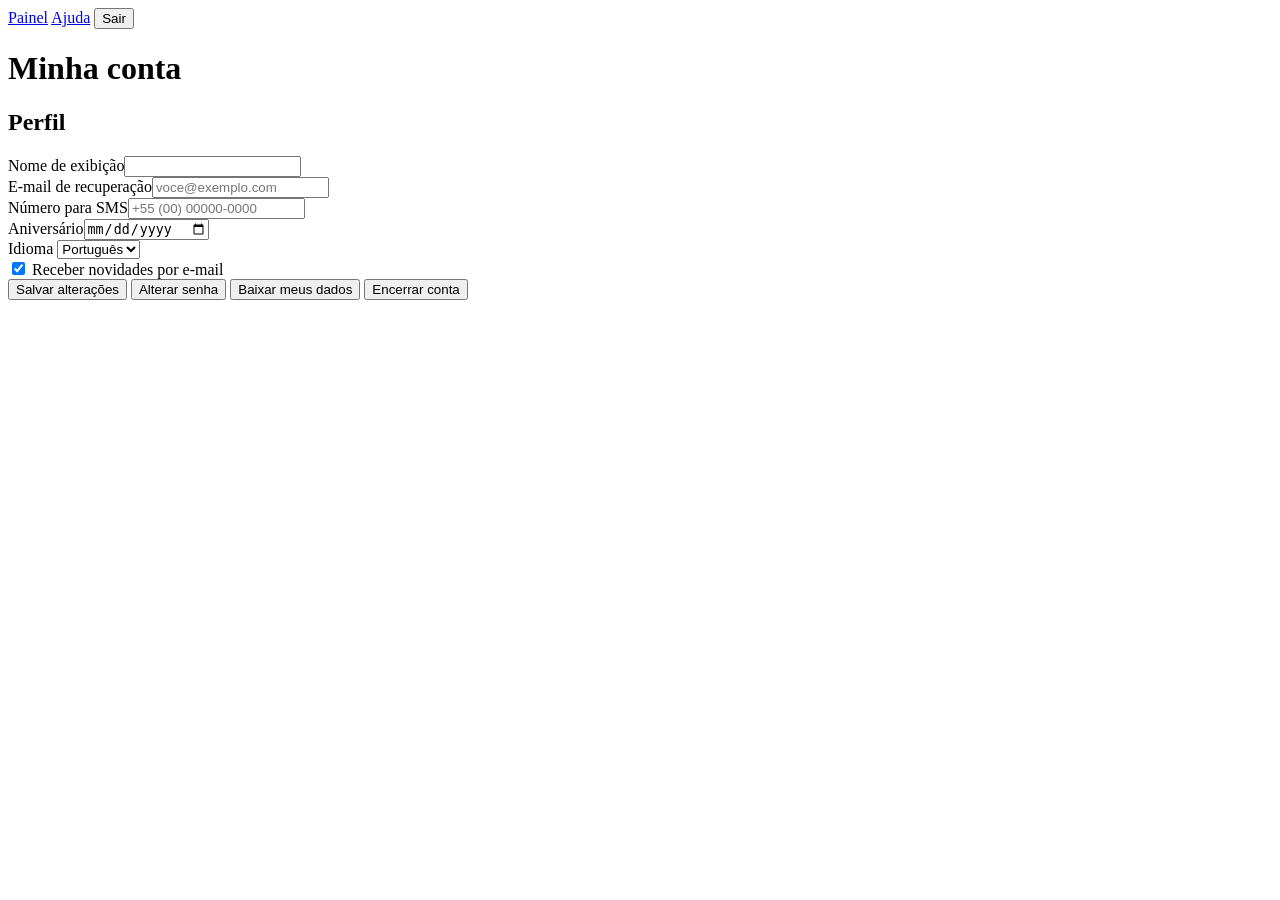
<file: screen-scout/evals/screens/conta.html>
<!doctype html>
<html lang="pt-BR"><head><meta charset="utf-8"><title>Minha conta · Aurora Cloud</title></head>
<body>
<header><a href="/painel">Painel</a> <a href="/ajuda">Ajuda</a> <button type="button">Sair</button></header>
<main>
  <h1>Minha conta</h1>
  <section aria-labelledby="perfil">
    <h2 id="perfil">Perfil</h2>
    <div><label for="apelido">Nome de exibição</label><input id="apelido" required></div>
    <div><label for="rec">E-mail de recuperação</label><input id="rec" placeholder="voce@exemplo.com"></div>
    <div><label for="sms">Número para SMS</label><input id="sms" placeholder="+55 (00) 00000-0000"></div>
    <div><label for="nasc">Aniversário</label><input id="nasc" type="date"></div>
    <div><label for="idioma">Idioma</label>
      <select id="idioma"><option>Português</option><option>English</option></select></div>
    <div><label><input type="checkbox" checked> Receber novidades por e-mail</label></div>
  </section>
  <button type="button">Salvar alterações</button>
  <button type="button">Alterar senha</button>
  <button type="button">Baixar meus dados</button>
  <button type="button">Encerrar conta</button>
</main>
</body></html>
</file>
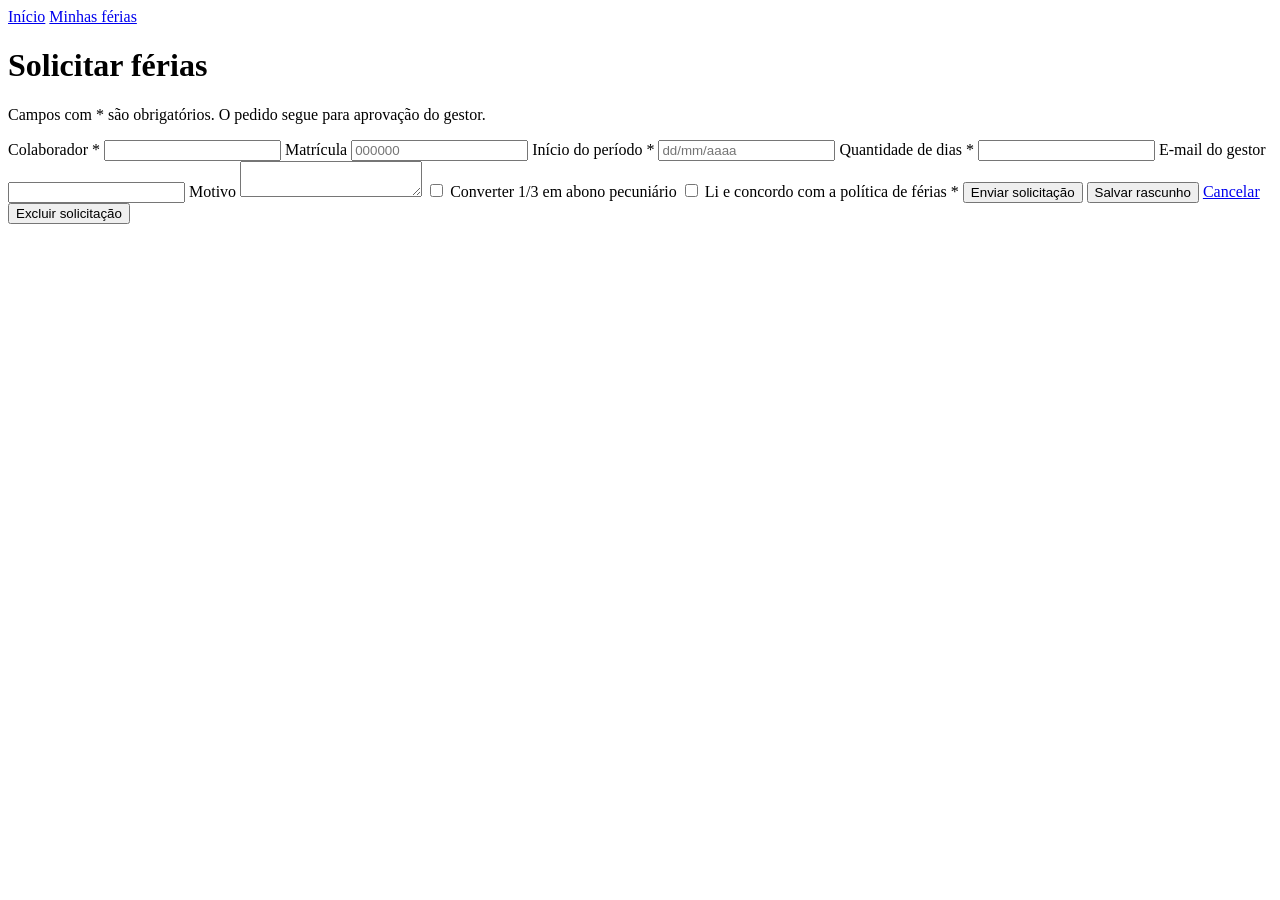
<file: screen-scout/evals/screens/ferias.html>
<!doctype html>
<html lang="pt-BR"><head><meta charset="utf-8"><title>Solicitar férias · Aurora RH</title></head>
<body>
<nav aria-label="Principal"><a href="/inicio">Início</a> <a href="/ferias">Minhas férias</a></nav>
<main>
  <h1>Solicitar férias</h1>
  <p>Campos com * são obrigatórios. O pedido segue para aprovação do gestor.</p>
  <form>
    <label>Colaborador * <input name="colaborador"></label>
    <label>Matrícula <input name="matricula" placeholder="000000"></label>
    <label>Início do período * <input name="inicio" placeholder="dd/mm/aaaa"></label>
    <label>Quantidade de dias * <input name="dias" inputmode="numeric"></label>
    <label>E-mail do gestor <input name="gestor" type="email"></label>
    <label>Motivo <textarea name="motivo" maxlength="300"></textarea></label>
    <label><input type="checkbox" name="abono"> Converter 1/3 em abono pecuniário</label>
    <label><input type="checkbox" name="termo"> Li e concordo com a política de férias *</label>
    <button type="submit">Enviar solicitação</button>
    <button type="button">Salvar rascunho</button>
    <a href="/ferias">Cancelar</a>
    <button type="button">Excluir solicitação</button>
  </form>
</main>
</body></html>
</file>
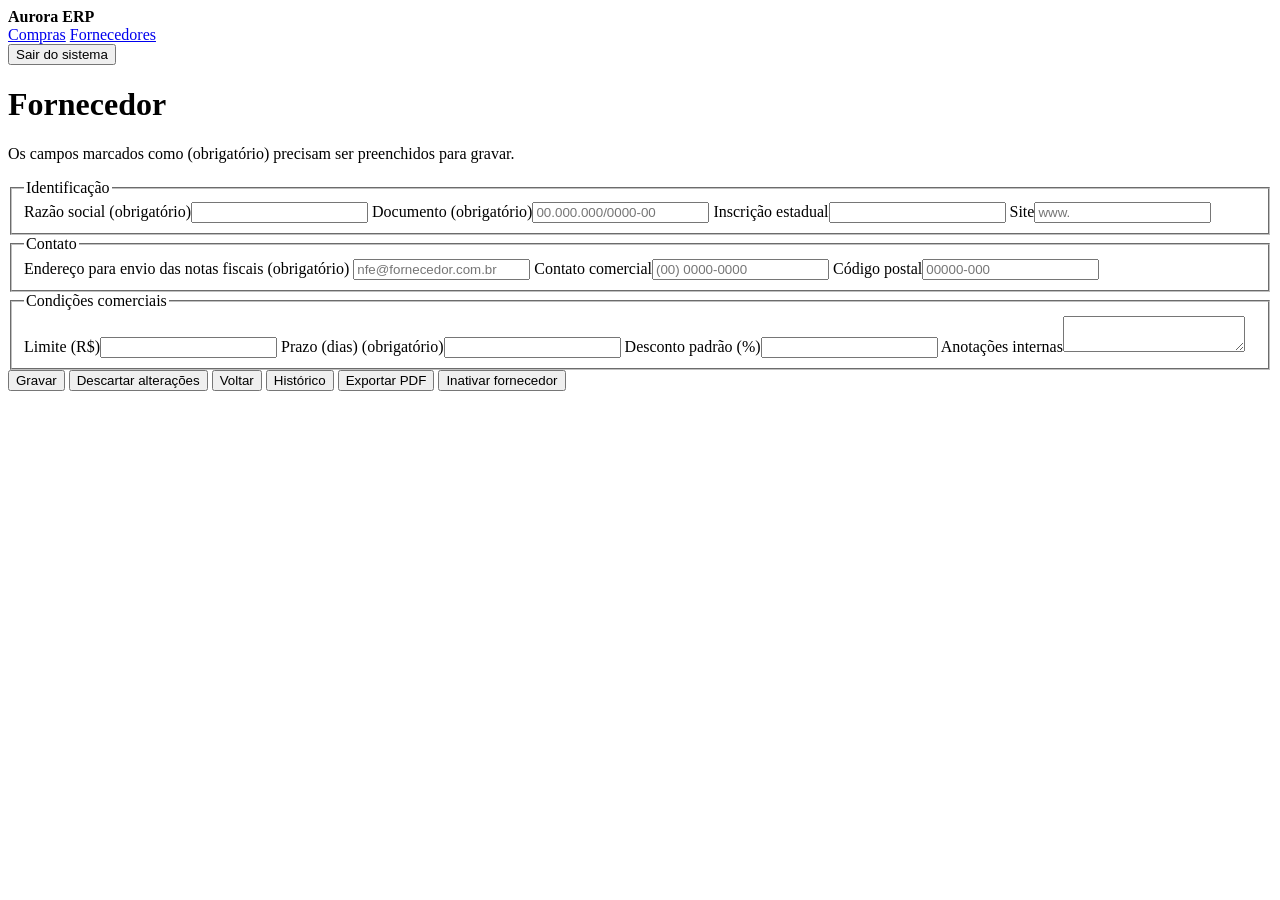
<file: screen-scout/evals/screens/fornecedor.html>
<!doctype html>
<html lang="pt-BR"><head><meta charset="utf-8"><title>Fornecedor · Aurora ERP</title></head>
<body>
<header><strong>Aurora ERP</strong>
  <nav aria-label="Menu"><a href="/compras">Compras</a> <a href="/fornecedores">Fornecedores</a></nav>
  <button type="button">Sair do sistema</button>
</header>
<main>
  <h1>Fornecedor</h1>
  <p>Os campos marcados como (obrigatório) precisam ser preenchidos para gravar.</p>
  <form>
    <fieldset><legend>Identificação</legend>
      <label for="razao">Razão social (obrigatório)</label><input id="razao">
      <label for="doc">Documento (obrigatório)</label><input id="doc" placeholder="00.000.000/0000-00">
      <label for="ie">Inscrição estadual</label><input id="ie">
      <label for="site">Site</label><input id="site" placeholder="www.">
    </fieldset>
    <fieldset><legend>Contato</legend>
      <label for="nf">Endereço para envio das notas fiscais (obrigatório)</label>
      <input id="nf" placeholder="nfe@fornecedor.com.br">
      <label for="contato">Contato comercial</label><input id="contato" placeholder="(00) 0000-0000">
      <label for="cep">Código postal</label><input id="cep" placeholder="00000-000">
    </fieldset>
    <fieldset><legend>Condições comerciais</legend>
      <label for="limite">Limite (R$)</label><input id="limite" inputmode="decimal">
      <label for="prazo">Prazo (dias) (obrigatório)</label><input id="prazo" inputmode="numeric">
      <label for="desc">Desconto padrão (%)</label><input id="desc">
      <label for="obs">Anotações internas</label><textarea id="obs"></textarea>
    </fieldset>
    <button type="submit">Gravar</button>
    <button type="reset">Descartar alterações</button>
    <button type="button">Voltar</button>
    <button type="button" aria-haspopup="dialog">Histórico</button>
    <button type="button">Exportar PDF</button>
    <button type="button">Inativar fornecedor</button>
  </form>
</main>
</body></html>
</file>
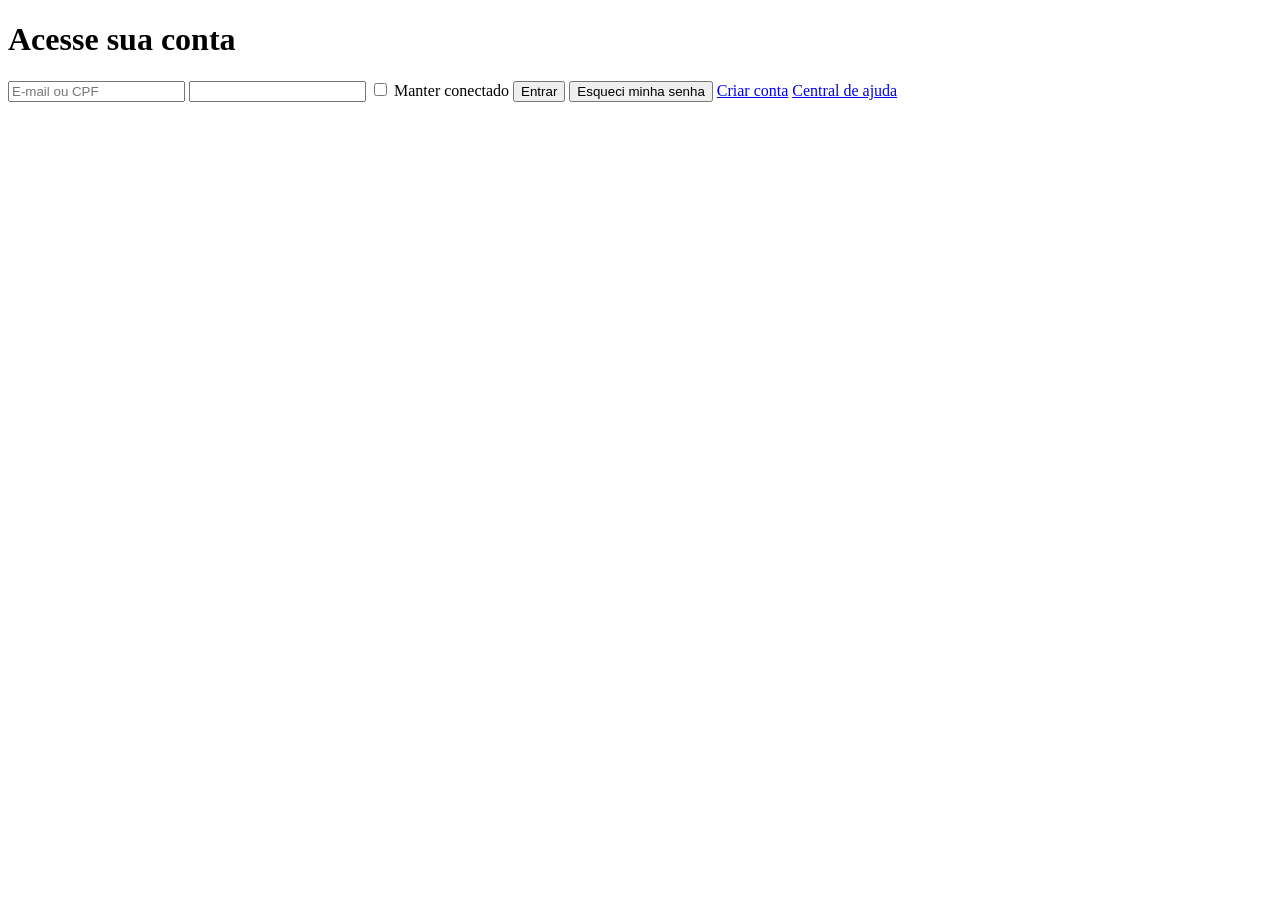
<file: screen-scout/evals/screens/login.html>
<!doctype html>
<html lang="pt-BR"><head><meta charset="utf-8"><title>Entrar · Aurora Cloud</title></head>
<body>
<main>
  <h1>Acesse sua conta</h1>
  <form>
    <input aria-label="E-mail ou CPF" placeholder="E-mail ou CPF" required>
    <input aria-label="Senha" type="password" required>
    <label><input type="checkbox"> Manter conectado</label>
    <button type="submit">Entrar</button>
    <button type="button" aria-haspopup="dialog">Esqueci minha senha</button>
    <a href="/cadastro">Criar conta</a>
    <a href="https://ajuda.exemplo.com" target="_blank">Central de ajuda</a>
  </form>
</main>
</body></html>
</file>
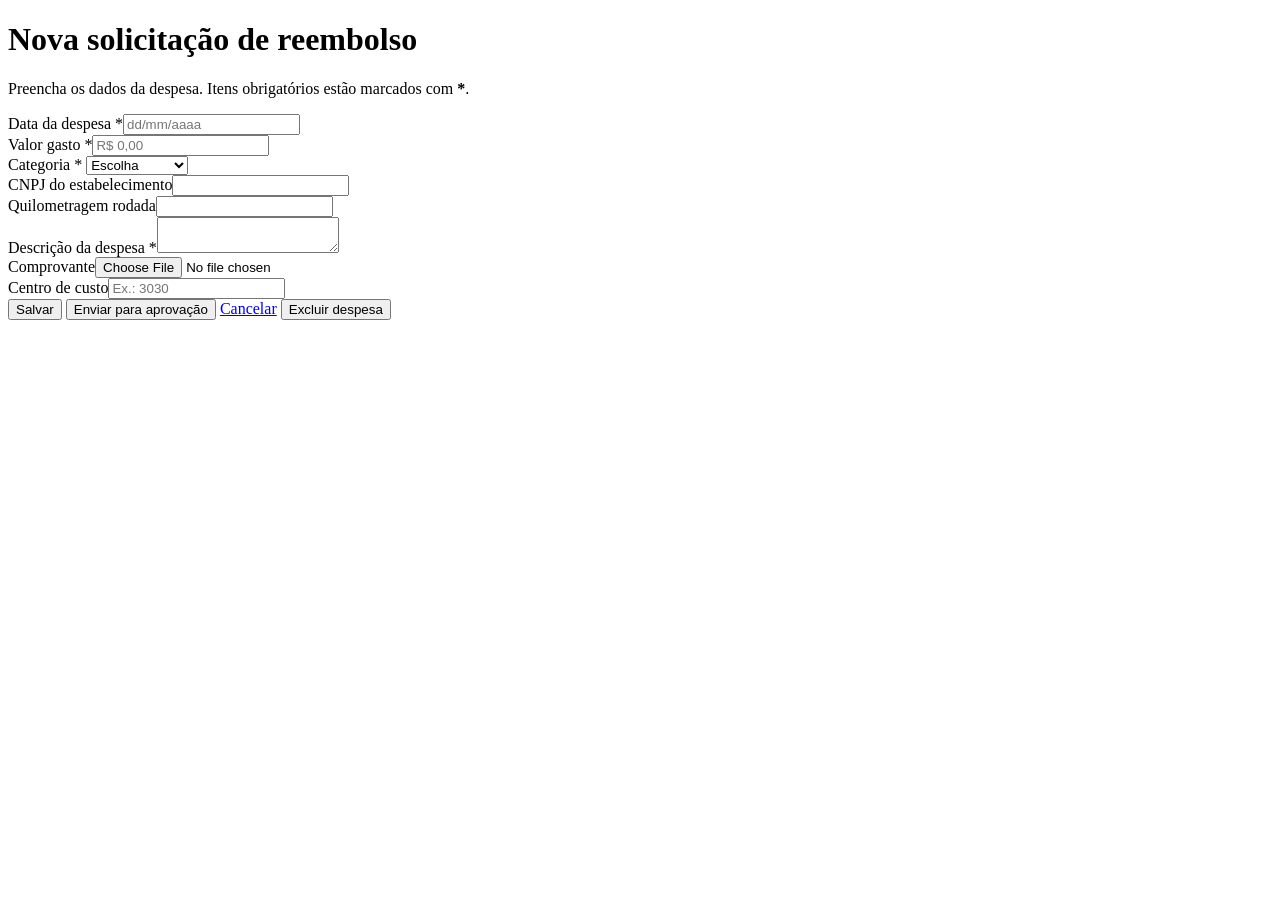
<file: screen-scout/evals/screens/reembolso.html>
<!doctype html>
<html lang="pt-BR"><head><meta charset="utf-8"><title>Reembolso · Aurora Despesas</title></head>
<body>
<main>
  <h1>Nova solicitação de reembolso</h1>
  <p>Preencha os dados da despesa. Itens obrigatórios estão marcados com <strong>*</strong>.</p>
  <form>
    <div><label for="data">Data da despesa *</label><input id="data" placeholder="dd/mm/aaaa"></div>
    <div><label for="valor">Valor gasto *</label><input id="valor" placeholder="R$ 0,00"></div>
    <div><label for="cat">Categoria *</label>
      <select id="cat"><option value="">Escolha</option><option>Alimentação</option>
        <option>Transporte</option><option>Hospedagem</option></select></div>
    <div><label for="estab">CNPJ do estabelecimento</label><input id="estab"></div>
    <div><label for="km">Quilometragem rodada</label><input id="km" inputmode="numeric"></div>
    <div><label for="desc">Descrição da despesa *</label><textarea id="desc"></textarea></div>
    <div><label for="comp">Comprovante</label><input id="comp" type="file"></div>
    <div><label for="centro">Centro de custo</label><input id="centro" placeholder="Ex.: 3030"></div>
    <button type="submit">Salvar</button>
    <button type="button">Enviar para aprovação</button>
    <a href="/reembolsos">Cancelar</a>
    <button type="button">Excluir despesa</button>
  </form>
</main>
</body></html>
</file>
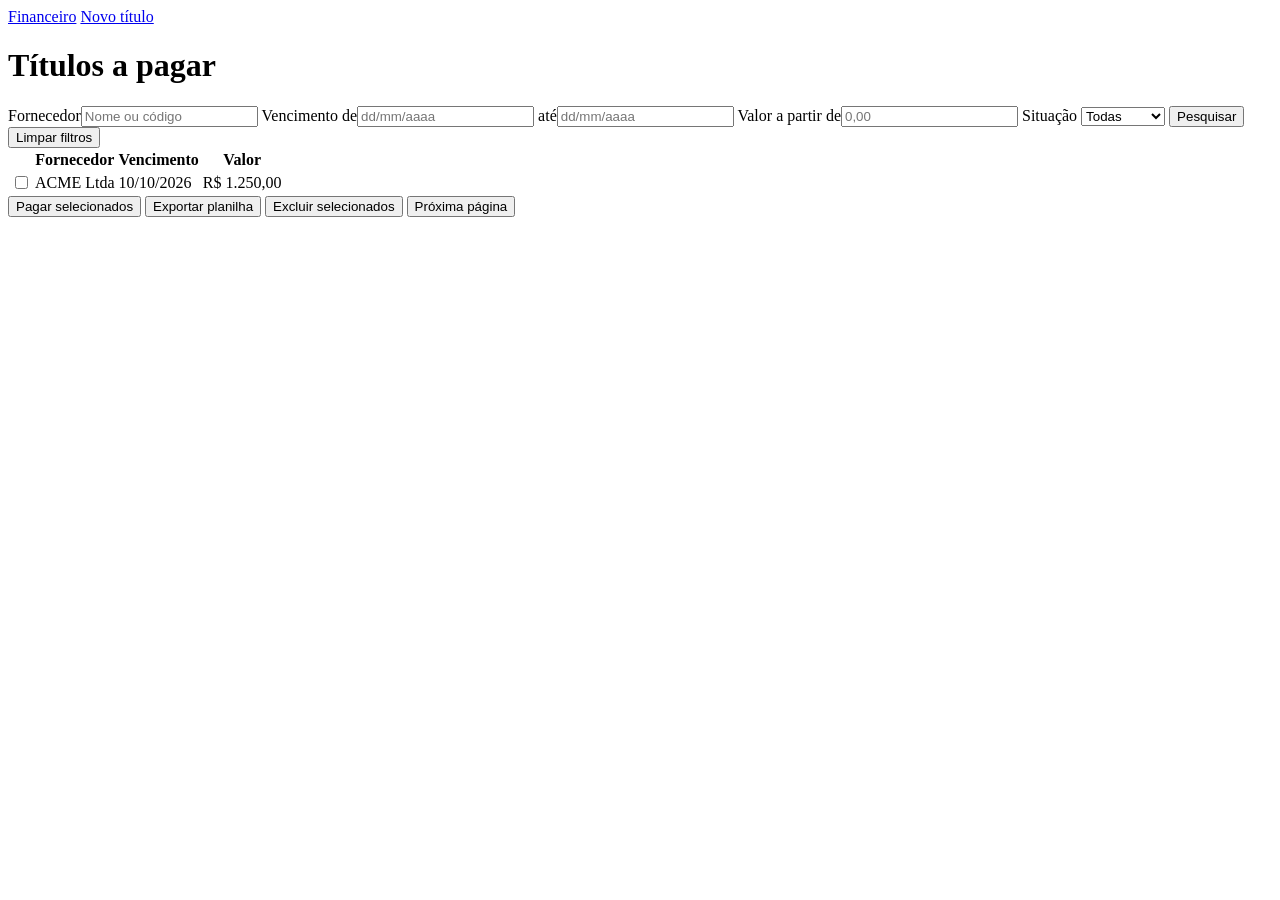
<file: screen-scout/evals/screens/titulos.html>
<!doctype html>
<html lang="pt-BR"><head><meta charset="utf-8"><title>Títulos a pagar · Aurora ERP</title></head>
<body>
<nav aria-label="Financeiro"><a href="/financeiro">Financeiro</a> <a href="/titulos/novo">Novo título</a></nav>
<main>
  <h1>Títulos a pagar</h1>
  <form role="search" aria-label="Filtros">
    <label for="forn">Fornecedor</label><input id="forn" placeholder="Nome ou código">
    <label for="de">Vencimento de</label><input id="de" placeholder="dd/mm/aaaa">
    <label for="ate">até</label><input id="ate" placeholder="dd/mm/aaaa">
    <label for="valor">Valor a partir de</label><input id="valor" placeholder="0,00">
    <label for="sit">Situação</label>
    <select id="sit"><option value="">Todas</option><option>Em aberto</option><option>Paga</option></select>
    <button type="submit">Pesquisar</button>
    <button type="reset">Limpar filtros</button>
  </form>
  <table><thead><tr><th></th><th>Fornecedor</th><th>Vencimento</th><th>Valor</th></tr></thead>
    <tbody><tr><td><input type="checkbox" aria-label="Selecionar título 1"></td><td>ACME Ltda</td>
      <td>10/10/2026</td><td>R$ 1.250,00</td></tr></tbody></table>
  <button type="button">Pagar selecionados</button>
  <button type="button">Exportar planilha</button>
  <button type="button">Excluir selecionados</button>
  <button type="button">Próxima página</button>
</main>
</body></html>
</file>
